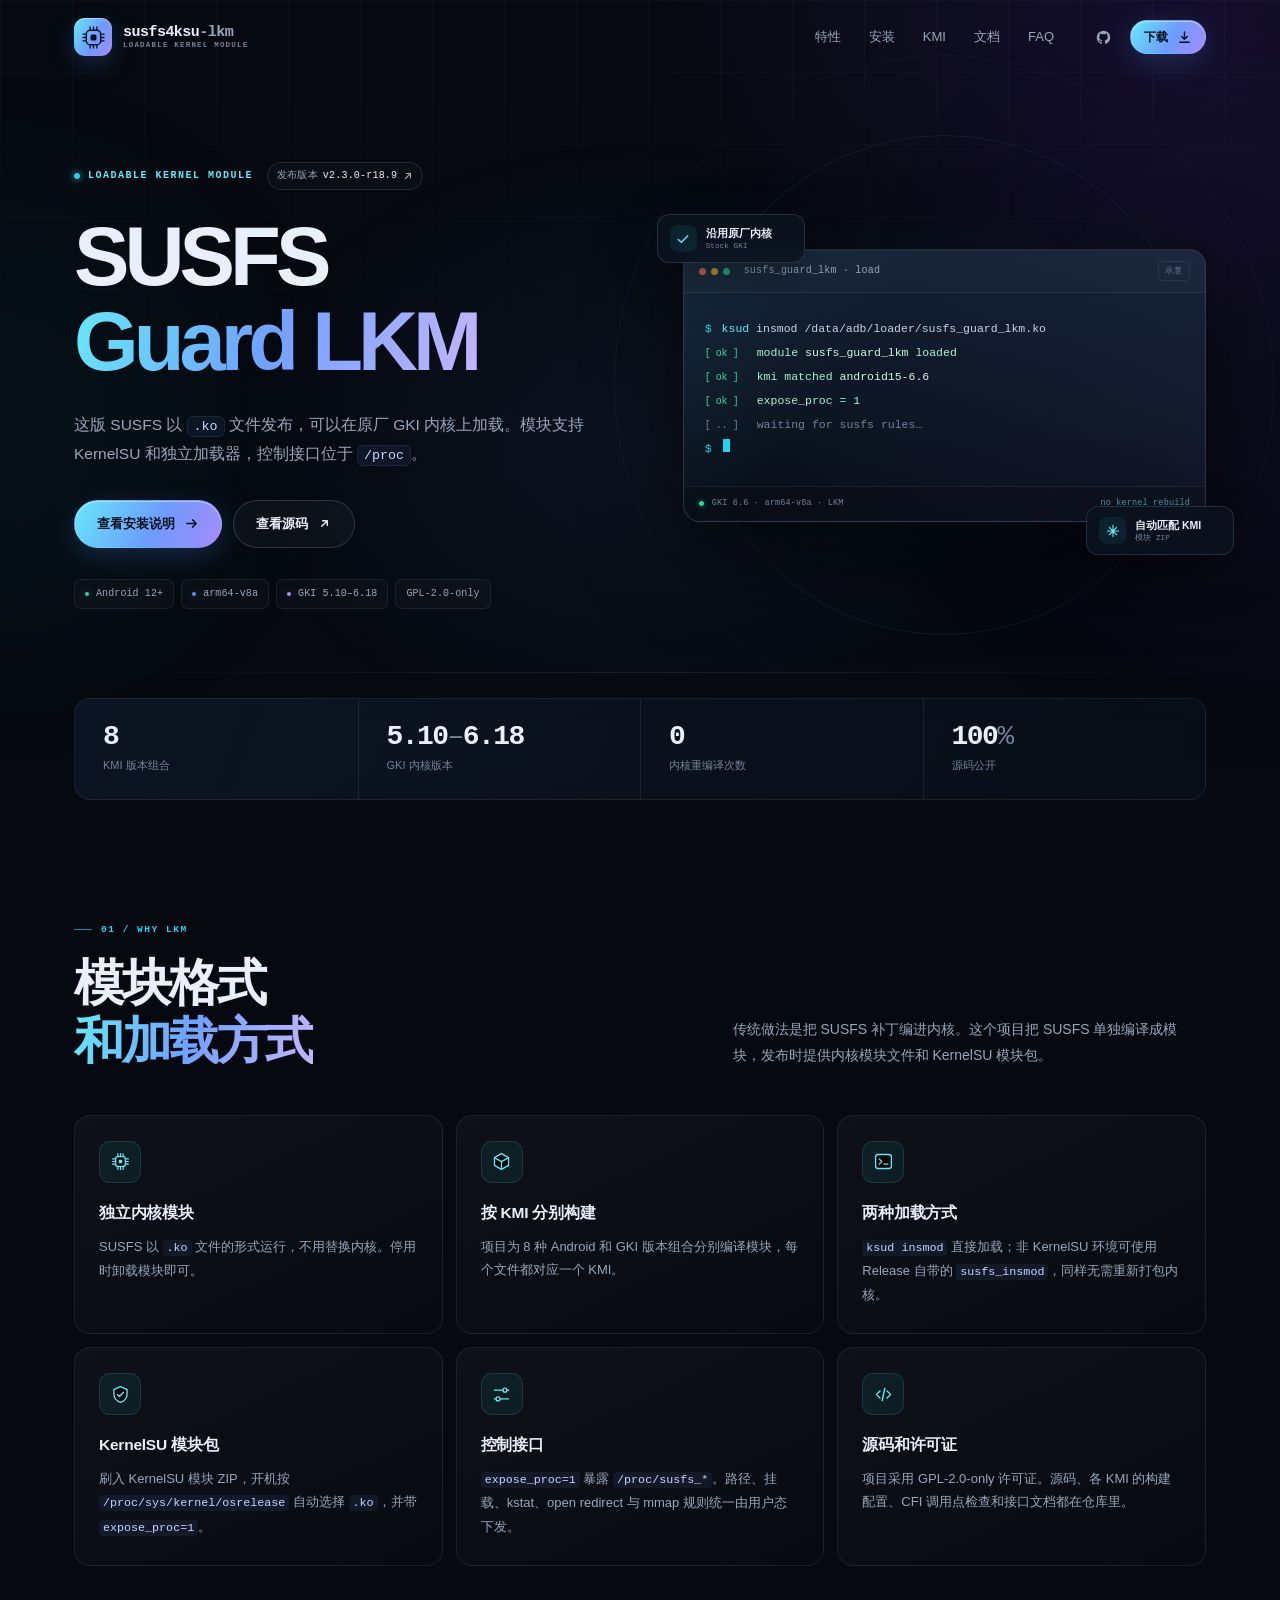
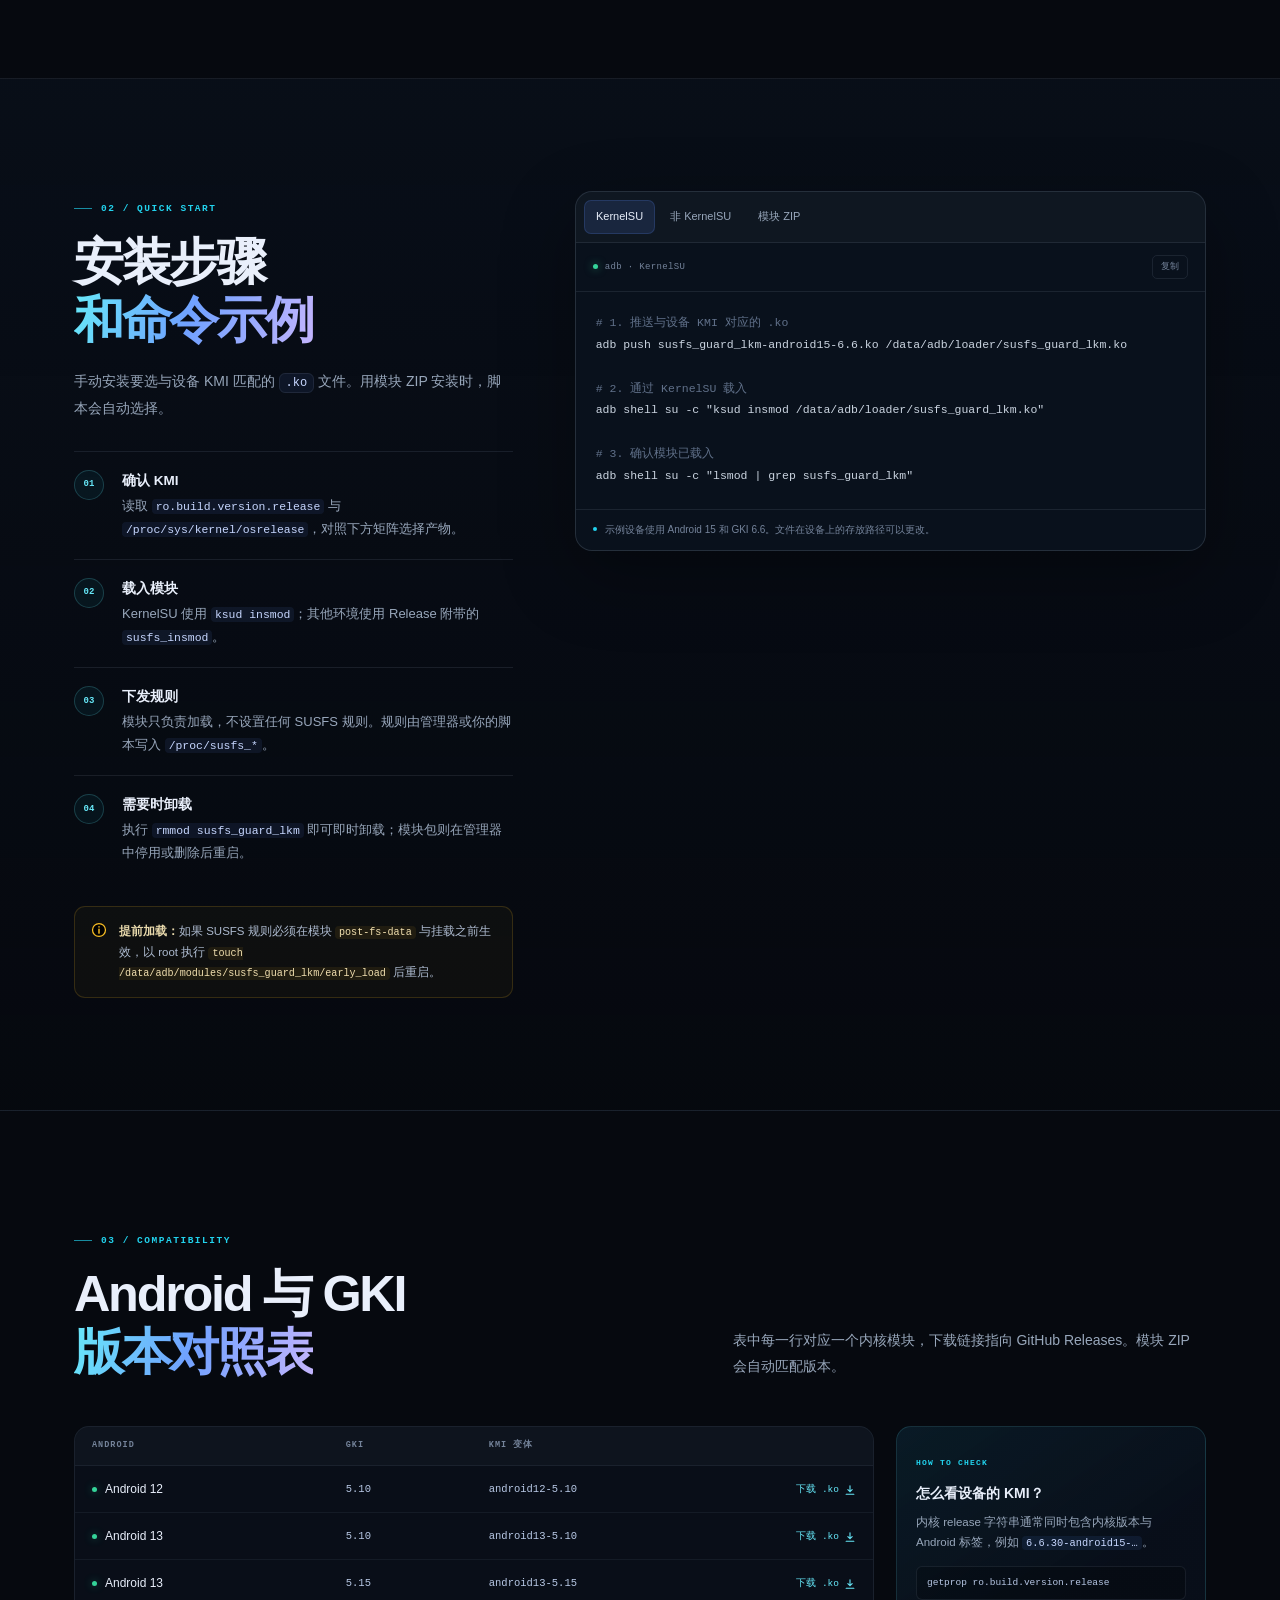
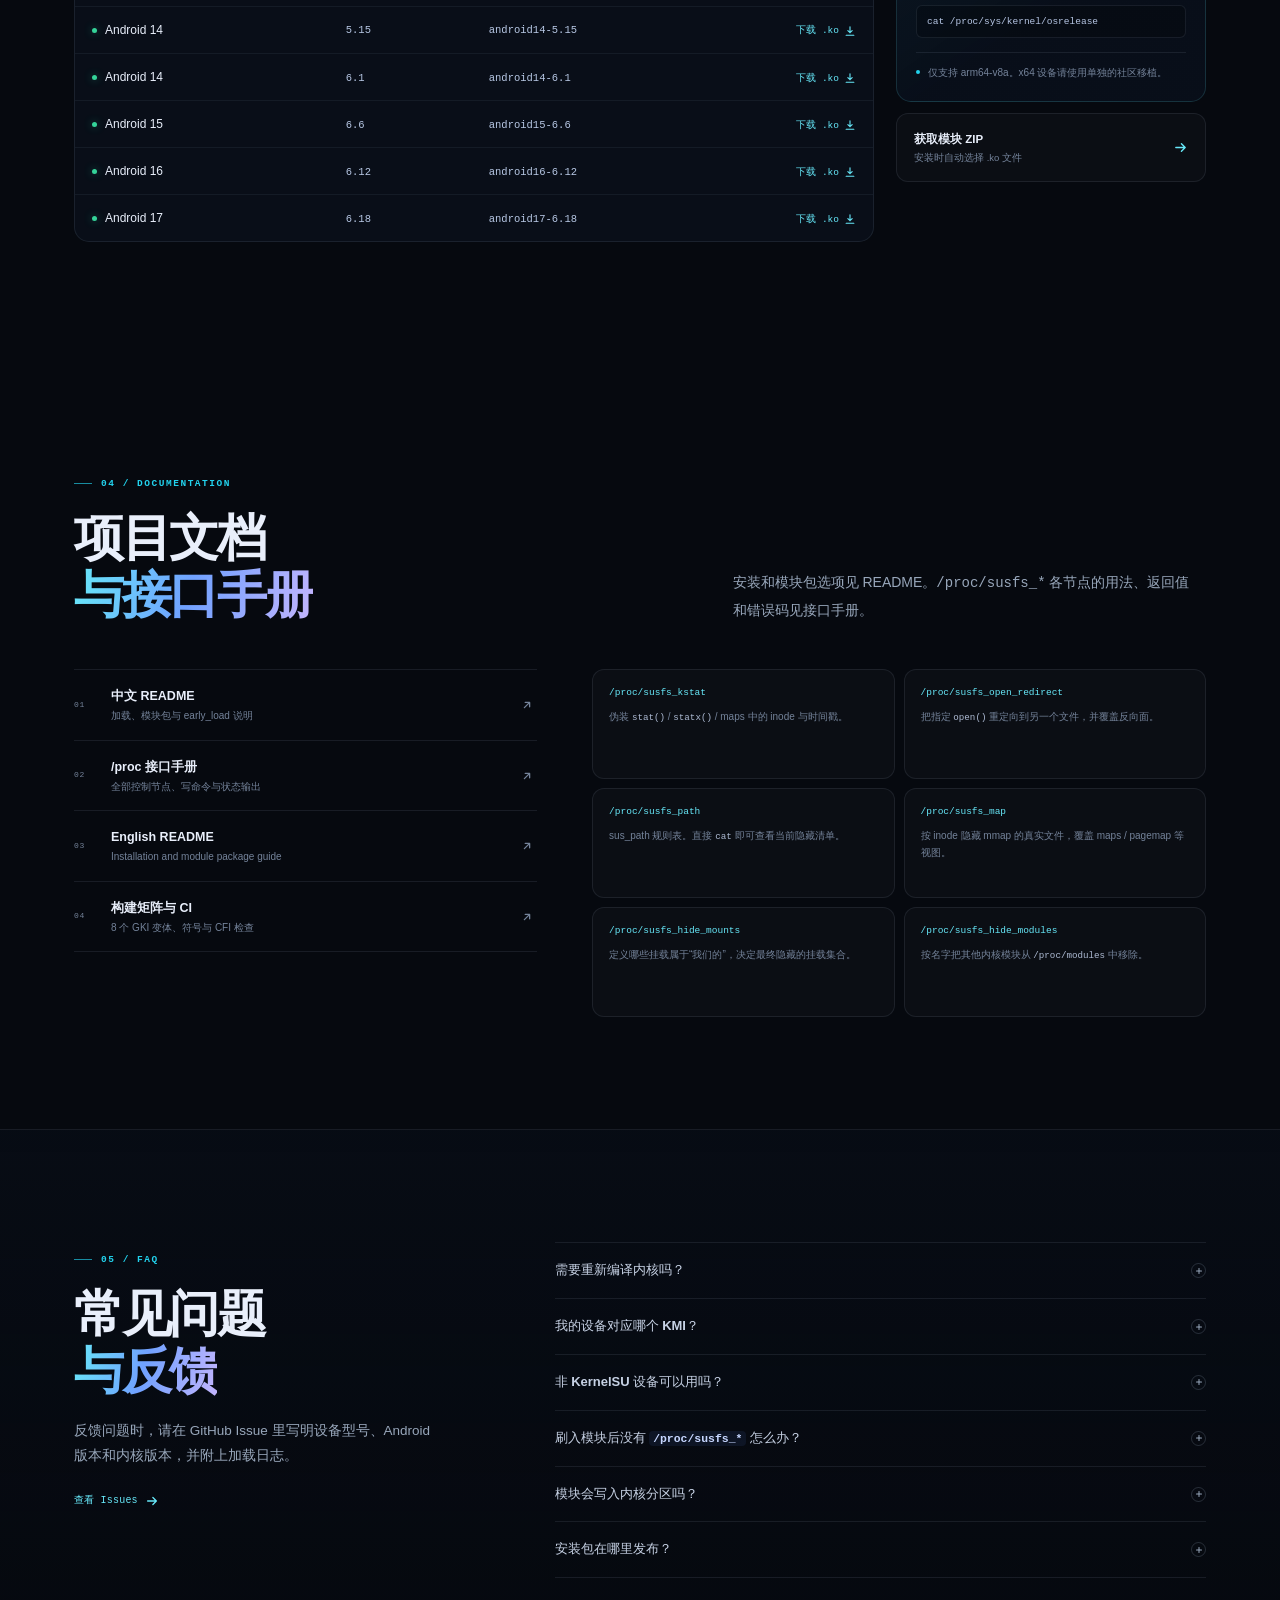
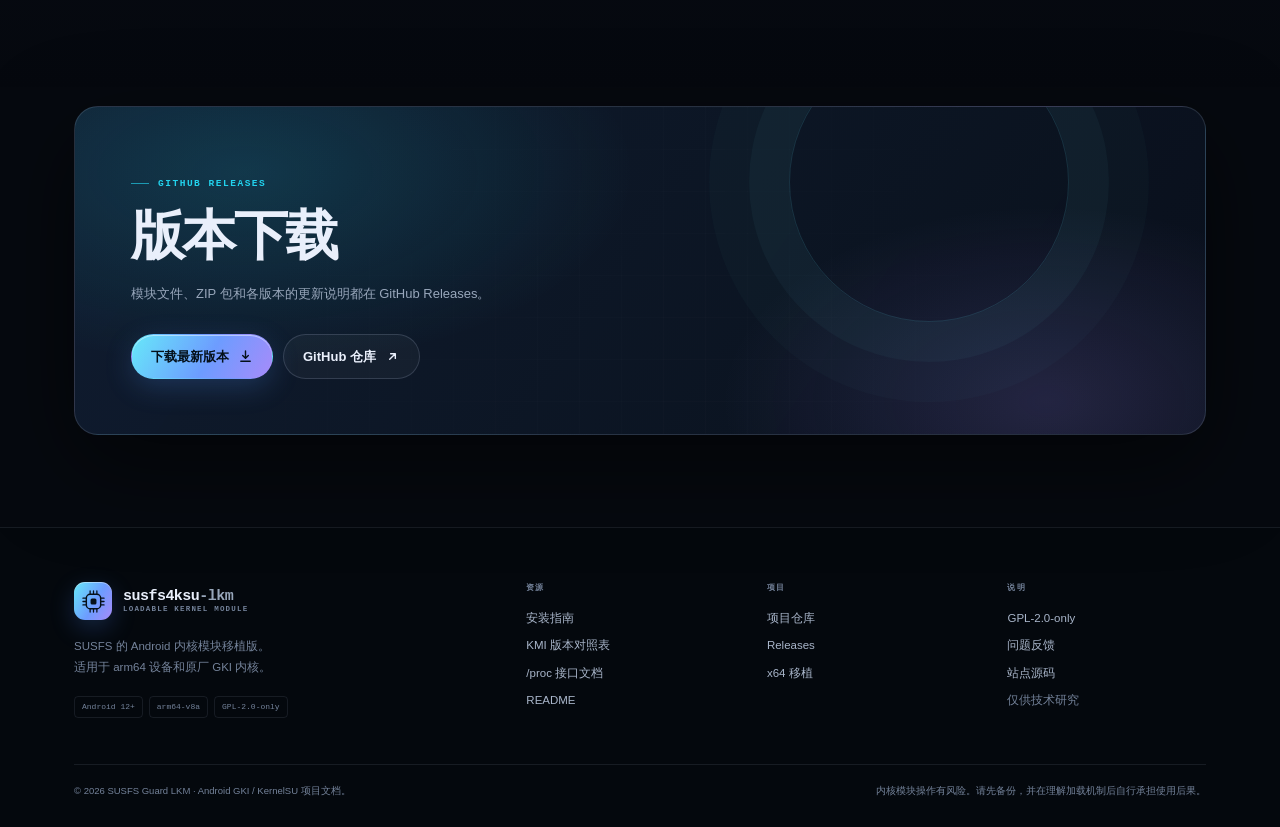
<file: index.html>
<!doctype html>
<html lang="zh-CN">
<head>
  <meta charset="utf-8">
  <meta name="viewport" content="width=device-width, initial-scale=1">
  <script>
    document.documentElement.classList.add('js');
    window.setTimeout(function () {
      if (document.querySelector('.reveal.is-visible')) return;
      document.querySelectorAll('.reveal').forEach(function (el) {
        el.classList.add('is-visible');
      });
    }, 1400);
  </script>
  <title>SUSFS Guard LKM · Android 内核模块</title>
  <meta name="description" content="SUSFS 的可加载内核模块版本，支持 Android 12 及以上的 arm64-v8a 设备和 GKI 5.10–6.18。页面列有安装说明、KMI 对照表和接口文档。">
  <meta name="author" content="inforcqb">
  <meta name="theme-color" content="#06090f">
  <meta name="color-scheme" content="dark">
  <link rel="canonical" href="https://inforcqb.github.io/susfs4ksu-for-lkm/">
  <link rel="icon" href="assets/favicon.svg" type="image/svg+xml">
  <link rel="manifest" href="manifest.webmanifest">
  <link rel="stylesheet" href="assets/styles.css">
  <noscript><style>.js .reveal{opacity:1!important;transform:none!important}</style></noscript>

  <meta property="og:type" content="website">
  <meta property="og:locale" content="zh_CN">
  <meta property="og:site_name" content="SUSFS Guard LKM">
  <meta property="og:title" content="SUSFS Guard LKM · Android 内核模块">
  <meta property="og:description" content="SUSFS 的可加载内核模块版本。查看安装说明、支持的 Android 和 GKI 版本，以及接口文档。">
  <meta property="og:url" content="https://inforcqb.github.io/susfs4ksu-for-lkm/">
  <meta property="og:image" content="https://inforcqb.github.io/susfs4ksu-for-lkm/assets/og.png">
  <meta property="og:image:type" content="image/png">
  <meta property="og:image:width" content="1200">
  <meta property="og:image:height" content="630">
  <meta property="og:image:alt" content="SUSFS Guard LKM — 无需重编译内核，直接加载内核模块">
  <meta name="twitter:card" content="summary_large_image">
  <meta name="twitter:title" content="SUSFS Guard LKM · Android 内核模块">
  <meta name="twitter:description" content="SUSFS 的可加载内核模块版本。查看安装说明、支持的 Android 和 GKI 版本，以及接口文档。">
  <meta name="twitter:image" content="https://inforcqb.github.io/susfs4ksu-for-lkm/assets/og.png">
  <meta name="twitter:image:alt" content="SUSFS Guard LKM — 无需重编译内核，直接加载内核模块">

  <script type="application/ld+json">
  {
    "@context": "https://schema.org",
    "@type": "SoftwareApplication",
    "name": "SUSFS Guard LKM",
    "alternateName": "susfs4ksu-lkm",
    "applicationCategory": "DeveloperApplication",
    "operatingSystem": "Android 12+",
    "description": "SUSFS 的可加载内核模块移植版，支持 arm64-v8a 与 GKI 5.10–6.18。",
    "url": "https://inforcqb.github.io/susfs4ksu-for-lkm/",
    "downloadUrl": "https://github.com/inforcqb/susfs4ksu-for-lkm/releases/latest",
    "codeRepository": "https://github.com/inforcqb/susfs4ksu-for-lkm",
    "license": "https://www.gnu.org/licenses/old-licenses/gpl-2.0.html",
    "offers": {
      "@type": "Offer",
      "price": "0",
      "priceCurrency": "USD"
    }
  }
  </script>
</head>
<body>
  <a class="skip-link" href="#main">跳到主要内容</a>
  <div class="page-grid" aria-hidden="true"></div>
  <div class="page-glow page-glow-a" aria-hidden="true"></div>
  <div class="page-glow page-glow-b" aria-hidden="true"></div>

  <header class="site-header" id="top">
    <div class="container header-inner">
      <a class="brand" href="#top">
        <span class="brand-mark" aria-hidden="true">
          <svg viewBox="0 0 32 32" fill="none">
            <rect x="7.5" y="7.5" width="17" height="17" rx="4.5" stroke="currentColor" stroke-width="1.7"/>
            <rect x="12.5" y="12.5" width="7" height="7" rx="1.8" fill="currentColor"/>
            <path d="M12 3.5v4M16 3.5v4M20 3.5v4M12 24.5v4M16 24.5v4M20 24.5v4M3.5 12h4M3.5 16h4M3.5 20h4M24.5 12h4M24.5 16h4M24.5 20h4" stroke="currentColor" stroke-width="1.5" stroke-linecap="round"/>
          </svg>
        </span>
        <span class="brand-copy">
          <strong>susfs4ksu<span>-lkm</span></strong>
          <small>LOADABLE KERNEL MODULE</small>
        </span>
        <span class="sr-only">首页</span>
      </a>

      <nav class="site-nav" id="site-nav" aria-label="主导航">
        <a href="#features">特性</a>
        <a href="#install">安装</a>
        <a href="#kmi">KMI</a>
        <a href="#docs">文档</a>
        <a href="#faq">FAQ</a>
      </nav>

      <div class="header-actions">
        <a class="icon-link" href="https://github.com/inforcqb/susfs4ksu-for-lkm" target="_blank" rel="noopener noreferrer" aria-label="查看 GitHub 源码">
          <svg viewBox="0 0 24 24" aria-hidden="true"><path d="M12 2.5a9.5 9.5 0 0 0-3 18.52c.48.09.65-.2.65-.46v-1.8c-2.66.58-3.22-1.13-3.22-1.13-.44-1.1-1.06-1.4-1.06-1.4-.86-.59.07-.58.07-.58.96.07 1.46.98 1.46.98.85 1.45 2.22 1.03 2.76.79.09-.62.33-1.03.6-1.27-2.12-.24-4.35-1.06-4.35-4.72 0-1.04.37-1.9.98-2.57-.1-.24-.43-1.21.09-2.53 0 0 .8-.26 2.62.98a9.1 9.1 0 0 1 4.77 0c1.82-1.24 2.62-.98 2.62-.98.52 1.32.19 2.29.09 2.53.61.67.98 1.53.98 2.57 0 3.67-2.23 4.48-4.36 4.71.34.3.65.88.65 1.78v2.64c0 .26.17.55.66.46A9.5 9.5 0 0 0 12 2.5Z" fill="currentColor"/></svg>
        </a>
        <a class="btn btn-primary btn-small" href="https://github.com/inforcqb/susfs4ksu-for-lkm/releases/latest" target="_blank" rel="noopener noreferrer">
          下载
          <svg viewBox="0 0 16 16" aria-hidden="true"><path d="M8 2v8m0 0 3-3m-3 3L5 7M3 13h10" fill="none" stroke="currentColor" stroke-width="1.5" stroke-linecap="round" stroke-linejoin="round"/></svg>
        </a>
        <button class="nav-toggle" type="button" aria-expanded="false" aria-controls="site-nav" aria-label="打开导航">
          <span></span><span></span>
        </button>
      </div>
    </div>
  </header>

  <main id="main">
    <section class="hero" aria-labelledby="hero-title">
      <div class="hero-aura" aria-hidden="true"></div>
      <div class="container hero-grid">
        <div class="hero-copy">
          <div class="hero-badges reveal">
            <span class="eyebrow"><span class="eyebrow-dot"></span>LOADABLE KERNEL MODULE</span>
            <a class="release-pill" href="https://github.com/inforcqb/susfs4ksu-for-lkm/releases" target="_blank" rel="noopener noreferrer">
              发布版本 <strong>v2.3.0-r18.9</strong>
              <svg viewBox="0 0 12 12" aria-hidden="true"><path d="M3 9 9 3M4 3h5v5" fill="none" stroke="currentColor" stroke-width="1.3" stroke-linecap="round" stroke-linejoin="round"/></svg>
            </a>
          </div>

          <h1 id="hero-title" class="reveal">SUSFS<br><span class="text-gradient">Guard LKM</span></h1>
          <p class="hero-lede reveal">这版 SUSFS 以 <code>.ko</code> 文件发布，可以在原厂 GKI 内核上加载。模块支持 KernelSU 和独立加载器，控制接口位于 <code>/proc</code>。</p>

          <div class="hero-actions reveal">
            <a class="btn btn-primary" href="#install">
              查看安装说明
              <svg viewBox="0 0 16 16" aria-hidden="true"><path d="M3 8h10m0 0-4-4m4 4-4 4" fill="none" stroke="currentColor" stroke-width="1.6" stroke-linecap="round" stroke-linejoin="round"/></svg>
            </a>
            <a class="btn btn-secondary" href="https://github.com/inforcqb/susfs4ksu-for-lkm" target="_blank" rel="noopener noreferrer">
              查看源码
              <svg viewBox="0 0 16 16" aria-hidden="true"><path d="M5 11 11 5M6 5h5v5" fill="none" stroke="currentColor" stroke-width="1.5" stroke-linecap="round" stroke-linejoin="round"/></svg>
            </a>
          </div>

          <div class="hero-meta reveal" aria-label="兼容性信息">
            <span class="meta-chip"><span class="chip-dot green"></span>Android 12+</span>
            <span class="meta-chip"><span class="chip-dot blue"></span>arm64-v8a</span>
            <span class="meta-chip"><span class="chip-dot violet"></span>GKI 5.10–6.18</span>
            <span class="meta-chip">GPL-2.0-only</span>
          </div>
        </div>

        <div class="hero-visual reveal">
          <div class="visual-aura" aria-hidden="true"></div>
          <div class="orbit orbit-a" aria-hidden="true"></div>
          <div class="orbit orbit-b" aria-hidden="true"></div>

          <div class="terminal" aria-label="加载过程示意">
            <div class="terminal-top">
              <span class="window-dots" aria-hidden="true"><i></i><i></i><i></i></span>
              <span class="terminal-title">susfs_guard_lkm · load</span>
              <span class="terminal-label">示意</span>
            </div>
            <div class="terminal-body">
              <div class="term-line"><span class="term-prompt">$</span><span><span class="term-cyan">ksud</span> insmod /data/adb/loader/susfs_guard_lkm.ko</span></div>
              <div class="term-line term-ok"><span class="term-prefix">[ ok ]</span><span>module <b>susfs_guard_lkm</b> loaded</span></div>
              <div class="term-line term-ok"><span class="term-prefix">[ ok ]</span><span>kmi matched <b>android15-6.6</b></span></div>
              <div class="term-line term-ok"><span class="term-prefix">[ ok ]</span><span>expose_proc = 1</span></div>
              <div class="term-line term-dim"><span class="term-prefix">[ .. ]</span><span>waiting for susfs rules…</span></div>
              <div class="term-line term-prompt-line"><span class="term-prompt">$</span><span class="term-cursor" aria-hidden="true"></span></div>
            </div>
            <div class="terminal-foot">
              <span class="pulse-dot" aria-hidden="true"></span>
              <span>GKI 6.6 · arm64-v8a · LKM</span>
              <span class="terminal-foot-right">no kernel rebuild</span>
            </div>
          </div>

          <div class="float-card float-a">
            <span class="float-icon">
              <svg viewBox="0 0 20 20" aria-hidden="true"><path d="M4 10.5 8 14l8-8" fill="none" stroke="currentColor" stroke-width="1.7" stroke-linecap="round" stroke-linejoin="round"/></svg>
            </span>
            <span><strong>沿用原厂内核</strong><small>Stock GKI</small></span>
          </div>
          <div class="float-card float-b">
            <span class="float-icon">
              <svg viewBox="0 0 20 20" aria-hidden="true"><path d="M10 3v14M3 10h14M5.5 5.5l9 9M14.5 5.5l-9 9" fill="none" stroke="currentColor" stroke-width="1.4" stroke-linecap="round"/></svg>
            </span>
            <span><strong>自动匹配 KMI</strong><small>模块 ZIP</small></span>
          </div>
        </div>
      </div>
    </section>

    <section class="container stats-wrap" aria-label="项目概览">
      <div class="stats reveal">
        <div class="stat">
          <strong>8</strong>
          <span>KMI 版本组合</span>
        </div>
        <div class="stat">
          <strong>5.10<span>–</span>6.18</strong>
          <span>GKI 内核版本</span>
        </div>
        <div class="stat">
          <strong>0</strong>
          <span>内核重编译次数</span>
        </div>
        <div class="stat">
          <strong>100<span>%</span></strong>
          <span>源码公开</span>
        </div>
      </div>
    </section>

    <section class="section" id="features" aria-labelledby="features-title">
      <div class="container">
        <div class="section-head">
          <div class="reveal">
            <span class="section-kicker">01 / WHY LKM</span>
            <h2 id="features-title">模块格式<br><span class="text-gradient">和加载方式</span></h2>
          </div>
          <p class="reveal">传统做法是把 SUSFS 补丁编进内核。这个项目把 SUSFS 单独编译成模块，发布时提供内核模块文件和 KernelSU 模块包。</p>
        </div>

        <div class="feature-grid">
          <article class="feature-card reveal">
            <span class="feature-icon">
              <svg viewBox="0 0 24 24" aria-hidden="true"><rect x="6.5" y="6.5" width="11" height="11" rx="2.5" stroke="currentColor" stroke-width="1.5"/><rect x="10" y="10" width="4" height="4" rx="1" fill="currentColor"/><path d="M9 3v3M12 3v3M15 3v3M9 18v3M12 18v3M15 18v3M3 9h3M3 12h3M3 15h3M18 9h3M18 12h3M18 15h3" stroke="currentColor" stroke-width="1.4" stroke-linecap="round"/></svg>
            </span>
            <h3>独立内核模块</h3>
            <p>SUSFS 以 <code>.ko</code> 文件的形式运行，不用替换内核。停用时卸载模块即可。</p>
          </article>

          <article class="feature-card reveal">
            <span class="feature-icon">
              <svg viewBox="0 0 24 24" aria-hidden="true"><path d="m12 3 8 4.5v9L12 21l-8-4.5v-9L12 3Z" stroke="currentColor" stroke-width="1.5" stroke-linejoin="round"/><path d="m4.5 7.8 7.5 4.3 7.5-4.3M12 12v8.3" stroke="currentColor" stroke-width="1.5" stroke-linejoin="round"/></svg>
            </span>
            <h3>按 KMI 分别构建</h3>
            <p>项目为 8 种 Android 和 GKI 版本组合分别编译模块，每个文件都对应一个 KMI。</p>
          </article>

          <article class="feature-card reveal">
            <span class="feature-icon">
              <svg viewBox="0 0 24 24" aria-hidden="true"><rect x="3" y="4" width="18" height="16" rx="3" stroke="currentColor" stroke-width="1.5"/><path d="m7 9 3 3-3 3M12.5 15H17" stroke="currentColor" stroke-width="1.5" stroke-linecap="round" stroke-linejoin="round"/></svg>
            </span>
            <h3>两种加载方式</h3>
            <p><code>ksud insmod</code> 直接加载；非 KernelSU 环境可使用 Release 自带的 <code>susfs_insmod</code>，同样无需重新打包内核。</p>
          </article>

          <article class="feature-card reveal">
            <span class="feature-icon">
              <svg viewBox="0 0 24 24" aria-hidden="true"><path d="M12 3 4.5 6.5v5c0 4.6 3.1 7.9 7.5 9.5 4.4-1.6 7.5-4.9 7.5-9.5v-5L12 3Z" stroke="currentColor" stroke-width="1.5" stroke-linejoin="round"/><path d="m8.5 12 2.2 2.2 4.8-4.8" stroke="currentColor" stroke-width="1.6" stroke-linecap="round" stroke-linejoin="round"/></svg>
            </span>
            <h3>KernelSU 模块包</h3>
            <p>刷入 KernelSU 模块 ZIP，开机按 <code>/proc/sys/kernel/osrelease</code> 自动选择 <code>.ko</code>，并带 <code>expose_proc=1</code>。</p>
          </article>

          <article class="feature-card reveal">
            <span class="feature-icon">
              <svg viewBox="0 0 24 24" aria-hidden="true"><path d="M4 7h10M18 7h2M4 17h2M10 17h10" stroke="currentColor" stroke-width="1.6" stroke-linecap="round"/><circle cx="16" cy="7" r="2.2" stroke="currentColor" stroke-width="1.5"/><circle cx="8" cy="17" r="2.2" stroke="currentColor" stroke-width="1.5"/></svg>
            </span>
            <h3>控制接口</h3>
            <p><code>expose_proc=1</code> 暴露 <code>/proc/susfs_*</code>。路径、挂载、kstat、open redirect 与 mmap 规则统一由用户态下发。</p>
          </article>

          <article class="feature-card reveal">
            <span class="feature-icon">
              <svg viewBox="0 0 24 24" aria-hidden="true"><path d="m8 8-4 4 4 4M16 8l4 4-4 4M13.5 5l-3 14" stroke="currentColor" stroke-width="1.6" stroke-linecap="round" stroke-linejoin="round"/></svg>
            </span>
            <h3>源码和许可证</h3>
            <p>项目采用 GPL-2.0-only 许可证。源码、各 KMI 的构建配置、CFI 调用点检查和接口文档都在仓库里。</p>
          </article>
        </div>
      </div>
    </section>

    <section class="section install-section" id="install" aria-labelledby="install-title">
      <div class="container install-grid">
        <div class="install-copy">
          <div class="reveal">
            <span class="section-kicker">02 / QUICK START</span>
            <h2 id="install-title">安装步骤<br><span class="text-gradient">和命令示例</span></h2>
            <p class="section-lede">手动安装要选与设备 KMI 匹配的 <code>.ko</code> 文件。用模块 ZIP 安装时，脚本会自动选择。</p>
          </div>

          <ol class="steps reveal">
            <li>
              <span class="step-num">01</span>
              <div>
                <h3>确认 KMI</h3>
                <p>读取 <code>ro.build.version.release</code> 与 <code>/proc/sys/kernel/osrelease</code>，对照下方矩阵选择产物。</p>
              </div>
            </li>
            <li>
              <span class="step-num">02</span>
              <div>
                <h3>载入模块</h3>
                <p>KernelSU 使用 <code>ksud insmod</code>；其他环境使用 Release 附带的 <code>susfs_insmod</code>。</p>
              </div>
            </li>
            <li>
              <span class="step-num">03</span>
              <div>
                <h3>下发规则</h3>
                <p>模块只负责加载，不设置任何 SUSFS 规则。规则由管理器或你的脚本写入 <code>/proc/susfs_*</code>。</p>
              </div>
            </li>
            <li>
              <span class="step-num">04</span>
              <div>
                <h3>需要时卸载</h3>
                <p>执行 <code>rmmod susfs_guard_lkm</code> 即可即时卸载；模块包则在管理器中停用或删除后重启。</p>
              </div>
            </li>
          </ol>

          <div class="callout reveal">
            <span class="callout-icon">
              <svg viewBox="0 0 20 20" aria-hidden="true"><circle cx="10" cy="10" r="7.2" stroke="currentColor" stroke-width="1.4"/><path d="M10 9v4.5M10 6.4v.2" stroke="currentColor" stroke-width="1.6" stroke-linecap="round"/></svg>
            </span>
            <p><strong>提前加载：</strong>如果 SUSFS 规则必须在模块 <code>post-fs-data</code> 与挂载之前生效，以 root 执行 <code>touch /data/adb/modules/susfs_guard_lkm/early_load</code> 后重启。</p>
          </div>
        </div>

        <div class="code-panel reveal" data-code-panel>
          <div class="tabs" role="tablist" aria-label="安装方式">
            <button class="tab" type="button" role="tab" id="tab-ksu" aria-controls="pane-ksu" aria-selected="true" tabindex="0">KernelSU</button>
            <button class="tab" type="button" role="tab" id="tab-loader" aria-controls="pane-loader" aria-selected="false" tabindex="-1">非 KernelSU</button>
            <button class="tab" type="button" role="tab" id="tab-zip" aria-controls="pane-zip" aria-selected="false" tabindex="-1">模块 ZIP</button>
          </div>

          <div class="code-pane" id="pane-ksu" role="tabpanel" aria-labelledby="tab-ksu">
            <div class="code-head">
              <span class="code-label"><span class="code-dot"></span>adb · KernelSU</span>
              <button class="copy-btn" type="button" data-copy aria-live="polite">复制</button>
            </div>
            <pre><code><span class="c"># 1. 推送与设备 KMI 对应的 .ko</span>
adb push susfs_guard_lkm-android15-6.6.ko /data/adb/loader/susfs_guard_lkm.ko

<span class="c"># 2. 通过 KernelSU 载入</span>
adb shell su -c "ksud insmod /data/adb/loader/susfs_guard_lkm.ko"

<span class="c"># 3. 确认模块已载入</span>
adb shell su -c "lsmod | grep susfs_guard_lkm"</code></pre>
            <div class="code-footnote">
              <span class="mini-dot"></span>
              示例设备使用 Android 15 和 GKI 6.6。文件在设备上的存放路径可以更改。
            </div>
          </div>

          <div class="code-pane" id="pane-loader" role="tabpanel" aria-labelledby="tab-loader" hidden>
            <div class="code-head">
              <span class="code-label"><span class="code-dot"></span>adb · susfs_insmod</span>
              <button class="copy-btn" type="button" data-copy aria-live="polite">复制</button>
            </div>
            <pre><code><span class="c"># 1. 推送模块与 Release 自带的加载器</span>
adb push susfs_guard_lkm-android14-6.1.ko /data/adb/loader/susfs_guard_lkm.ko
adb push susfs_insmod /data/adb/loader/susfs_insmod

<span class="c"># 2. 赋予执行权限并载入</span>
adb shell su -c "chmod 755 /data/adb/loader/susfs_insmod"
adb shell su -c "/data/adb/loader/susfs_insmod /data/adb/loader/susfs_guard_lkm.ko"

<span class="c"># 3. 卸载</span>
adb shell su -c "rmmod susfs_guard_lkm"</code></pre>
            <div class="code-footnote">
              <span class="mini-dot"></span>
              非 KernelSU 环境依靠 <code>susfs_insmod</code> 在用户态完成符号解析与载入。
            </div>
          </div>

          <div class="code-pane" id="pane-zip" role="tabpanel" aria-labelledby="tab-zip" hidden>
            <div class="code-head">
              <span class="code-label"><span class="code-dot"></span>KernelSU Manager</span>
              <button class="copy-btn" type="button" data-copy aria-live="polite">复制</button>
            </div>
            <pre><code><span class="c"># 在 KernelSU 管理器中：</span>
<span class="c"># 模块 → 从本地安装 → 选择 ZIP → 重启</span>

<span class="c"># 产物名称</span>
susfs_guard_lkm-module-&lt;tag&gt;-arm64.zip

<span class="c"># 默认行为</span>
<span class="c"># - 自动匹配设备 KMI</span>
<span class="c"># - 以 expose_proc=1 载入</span>
<span class="c"># - 不设置任何 SUSFS 规则</span>

<span class="c"># 可选：手动指定 KMI</span>
echo android15-6.6 &gt; /data/adb/modules/susfs_guard_lkm/kmi_override</code></pre>
            <div class="code-footnote">
              <span class="mini-dot"></span>
              仅 arm64 与 KernelSU 系管理器；模块包会跳过已存在的 SUSFS 接口。
            </div>
          </div>
        </div>
      </div>
    </section>

    <section class="section" id="kmi" aria-labelledby="kmi-title">
      <div class="container">
        <div class="section-head">
          <div class="reveal">
            <span class="section-kicker">03 / COMPATIBILITY</span>
            <h2 id="kmi-title">Android 与 GKI<br><span class="text-gradient">版本对照表</span></h2>
          </div>
          <p class="reveal">表中每一行对应一个内核模块，下载链接指向 GitHub Releases。模块 ZIP 会自动匹配版本。</p>
        </div>

        <div class="kmi-layout">
          <div class="kmi-table-wrap reveal">
            <div class="table-scroll">
              <table>
                <thead>
                  <tr>
                    <th scope="col">Android</th>
                    <th scope="col">GKI</th>
                    <th scope="col">KMI 变体</th>
                    <th scope="col"><span class="sr-only">下载</span></th>
                  </tr>
                </thead>
                <tbody>
                  <tr>
                    <td><span class="android-cell"><span class="version-dot"></span>Android 12</span></td>
                    <td><code class="kmi-code">5.10</code></td>
                    <td><code class="kmi-code">android12-5.10</code></td>
                    <td class="download-cell"><a class="dl-link" href="https://github.com/inforcqb/susfs4ksu-for-lkm/releases/latest/download/susfs_guard_lkm-android12-5.10.ko">下载 .ko <svg viewBox="0 0 14 14" aria-hidden="true"><path d="M7 2v7m0 0 2.5-2.5M7 9 4.5 6.5M2.5 12h9" fill="none" stroke="currentColor" stroke-width="1.3" stroke-linecap="round" stroke-linejoin="round"/></svg></a></td>
                  </tr>
                  <tr>
                    <td><span class="android-cell"><span class="version-dot"></span>Android 13</span></td>
                    <td><code class="kmi-code">5.10</code></td>
                    <td><code class="kmi-code">android13-5.10</code></td>
                    <td class="download-cell"><a class="dl-link" href="https://github.com/inforcqb/susfs4ksu-for-lkm/releases/latest/download/susfs_guard_lkm-android13-5.10.ko">下载 .ko <svg viewBox="0 0 14 14" aria-hidden="true"><path d="M7 2v7m0 0 2.5-2.5M7 9 4.5 6.5M2.5 12h9" fill="none" stroke="currentColor" stroke-width="1.3" stroke-linecap="round" stroke-linejoin="round"/></svg></a></td>
                  </tr>
                  <tr>
                    <td><span class="android-cell"><span class="version-dot"></span>Android 13</span></td>
                    <td><code class="kmi-code">5.15</code></td>
                    <td><code class="kmi-code">android13-5.15</code></td>
                    <td class="download-cell"><a class="dl-link" href="https://github.com/inforcqb/susfs4ksu-for-lkm/releases/latest/download/susfs_guard_lkm-android13-5.15.ko">下载 .ko <svg viewBox="0 0 14 14" aria-hidden="true"><path d="M7 2v7m0 0 2.5-2.5M7 9 4.5 6.5M2.5 12h9" fill="none" stroke="currentColor" stroke-width="1.3" stroke-linecap="round" stroke-linejoin="round"/></svg></a></td>
                  </tr>
                  <tr>
                    <td><span class="android-cell"><span class="version-dot"></span>Android 14</span></td>
                    <td><code class="kmi-code">5.15</code></td>
                    <td><code class="kmi-code">android14-5.15</code></td>
                    <td class="download-cell"><a class="dl-link" href="https://github.com/inforcqb/susfs4ksu-for-lkm/releases/latest/download/susfs_guard_lkm-android14-5.15.ko">下载 .ko <svg viewBox="0 0 14 14" aria-hidden="true"><path d="M7 2v7m0 0 2.5-2.5M7 9 4.5 6.5M2.5 12h9" fill="none" stroke="currentColor" stroke-width="1.3" stroke-linecap="round" stroke-linejoin="round"/></svg></a></td>
                  </tr>
                  <tr>
                    <td><span class="android-cell"><span class="version-dot"></span>Android 14</span></td>
                    <td><code class="kmi-code">6.1</code></td>
                    <td><code class="kmi-code">android14-6.1</code></td>
                    <td class="download-cell"><a class="dl-link" href="https://github.com/inforcqb/susfs4ksu-for-lkm/releases/latest/download/susfs_guard_lkm-android14-6.1.ko">下载 .ko <svg viewBox="0 0 14 14" aria-hidden="true"><path d="M7 2v7m0 0 2.5-2.5M7 9 4.5 6.5M2.5 12h9" fill="none" stroke="currentColor" stroke-width="1.3" stroke-linecap="round" stroke-linejoin="round"/></svg></a></td>
                  </tr>
                  <tr>
                    <td><span class="android-cell"><span class="version-dot"></span>Android 15</span></td>
                    <td><code class="kmi-code">6.6</code></td>
                    <td><code class="kmi-code">android15-6.6</code></td>
                    <td class="download-cell"><a class="dl-link" href="https://github.com/inforcqb/susfs4ksu-for-lkm/releases/latest/download/susfs_guard_lkm-android15-6.6.ko">下载 .ko <svg viewBox="0 0 14 14" aria-hidden="true"><path d="M7 2v7m0 0 2.5-2.5M7 9 4.5 6.5M2.5 12h9" fill="none" stroke="currentColor" stroke-width="1.3" stroke-linecap="round" stroke-linejoin="round"/></svg></a></td>
                  </tr>
                  <tr>
                    <td><span class="android-cell"><span class="version-dot"></span>Android 16</span></td>
                    <td><code class="kmi-code">6.12</code></td>
                    <td><code class="kmi-code">android16-6.12</code></td>
                    <td class="download-cell"><a class="dl-link" href="https://github.com/inforcqb/susfs4ksu-for-lkm/releases/latest/download/susfs_guard_lkm-android16-6.12.ko">下载 .ko <svg viewBox="0 0 14 14" aria-hidden="true"><path d="M7 2v7m0 0 2.5-2.5M7 9 4.5 6.5M2.5 12h9" fill="none" stroke="currentColor" stroke-width="1.3" stroke-linecap="round" stroke-linejoin="round"/></svg></a></td>
                  </tr>
                  <tr>
                    <td><span class="android-cell"><span class="version-dot"></span>Android 17</span></td>
                    <td><code class="kmi-code">6.18</code></td>
                    <td><code class="kmi-code">android17-6.18</code></td>
                    <td class="download-cell"><a class="dl-link" href="https://github.com/inforcqb/susfs4ksu-for-lkm/releases/latest/download/susfs_guard_lkm-android17-6.18.ko">下载 .ko <svg viewBox="0 0 14 14" aria-hidden="true"><path d="M7 2v7m0 0 2.5-2.5M7 9 4.5 6.5M2.5 12h9" fill="none" stroke="currentColor" stroke-width="1.3" stroke-linecap="round" stroke-linejoin="round"/></svg></a></td>
                  </tr>
                </tbody>
              </table>
            </div>
          </div>

          <aside class="kmi-aside reveal">
            <div class="kmi-check">
              <span class="check-kicker">HOW TO CHECK</span>
              <h3>怎么看设备的 KMI？</h3>
              <p>内核 release 字符串通常同时包含内核版本与 Android 标签，例如 <code>6.6.30-android15-…</code>。</p>
              <div class="check-commands">
                <code>getprop ro.build.version.release</code>
                <code>cat /proc/sys/kernel/osrelease</code>
              </div>
              <div class="check-note">
                <span class="mini-dot"></span>
                仅支持 arm64-v8a。x64 设备请使用单独的社区移植。
              </div>
            </div>

            <a class="side-link" href="https://github.com/inforcqb/susfs4ksu-for-lkm/releases/latest" target="_blank" rel="noopener noreferrer">
              <span>
                <strong>获取模块 ZIP</strong>
                <small>安装时自动选择 .ko 文件</small>
              </span>
              <svg viewBox="0 0 16 16" aria-hidden="true"><path d="M3 8h10m0 0-4-4m4 4-4 4" fill="none" stroke="currentColor" stroke-width="1.5" stroke-linecap="round" stroke-linejoin="round"/></svg>
            </a>
          </aside>
        </div>
      </div>
    </section>

    <section class="section" id="docs" aria-labelledby="docs-title">
      <div class="container">
        <div class="section-head">
          <div class="reveal">
            <span class="section-kicker">04 / DOCUMENTATION</span>
            <h2 id="docs-title">项目文档<br><span class="text-gradient">与接口手册</span></h2>
          </div>
          <p class="reveal">安装和模块包选项见 README。<code>/proc/susfs_*</code> 各节点的用法、返回值和错误码见接口手册。</p>
        </div>

        <div class="docs-grid">
          <div class="doc-list reveal">
            <a class="doc-link" href="https://github.com/inforcqb/susfs4ksu-for-lkm/blob/main/README.md" target="_blank" rel="noopener noreferrer">
              <span class="doc-index">01</span>
              <span><strong>中文 README</strong><small>加载、模块包与 early_load 说明</small></span>
              <svg viewBox="0 0 16 16" aria-hidden="true"><path d="M5 11 11 5M6 5h5v5" fill="none" stroke="currentColor" stroke-width="1.5" stroke-linecap="round" stroke-linejoin="round"/></svg>
            </a>
            <a class="doc-link" href="https://github.com/inforcqb/susfs4ksu-for-lkm/blob/main/PROC_INTERFACES.md" target="_blank" rel="noopener noreferrer">
              <span class="doc-index">02</span>
              <span><strong>/proc 接口手册</strong><small>全部控制节点、写命令与状态输出</small></span>
              <svg viewBox="0 0 16 16" aria-hidden="true"><path d="M5 11 11 5M6 5h5v5" fill="none" stroke="currentColor" stroke-width="1.5" stroke-linecap="round" stroke-linejoin="round"/></svg>
            </a>
            <a class="doc-link" href="https://github.com/inforcqb/susfs4ksu-for-lkm/blob/main/README.en.md" target="_blank" rel="noopener noreferrer">
              <span class="doc-index">03</span>
              <span><strong>English README</strong><small>Installation and module package guide</small></span>
              <svg viewBox="0 0 16 16" aria-hidden="true"><path d="M5 11 11 5M6 5h5v5" fill="none" stroke="currentColor" stroke-width="1.5" stroke-linecap="round" stroke-linejoin="round"/></svg>
            </a>
            <a class="doc-link" href="https://github.com/inforcqb/susfs4ksu-for-lkm/blob/main/.github/workflows/build-ddk.yml" target="_blank" rel="noopener noreferrer">
              <span class="doc-index">04</span>
              <span><strong>构建矩阵与 CI</strong><small>8 个 GKI 变体、符号与 CFI 检查</small></span>
              <svg viewBox="0 0 16 16" aria-hidden="true"><path d="M5 11 11 5M6 5h5v5" fill="none" stroke="currentColor" stroke-width="1.5" stroke-linecap="round" stroke-linejoin="round"/></svg>
            </a>
          </div>

          <div class="interface-grid reveal">
            <a class="interface-card" href="https://github.com/inforcqb/susfs4ksu-for-lkm/blob/main/PROC_INTERFACES.md" target="_blank" rel="noopener noreferrer">
              <code>/proc/susfs_kstat</code>
              <p>伪装 <code>stat()</code> / <code>statx()</code> / maps 中的 inode 与时间戳。</p>
            </a>
            <a class="interface-card" href="https://github.com/inforcqb/susfs4ksu-for-lkm/blob/main/PROC_INTERFACES.md" target="_blank" rel="noopener noreferrer">
              <code>/proc/susfs_open_redirect</code>
              <p>把指定 <code>open()</code> 重定向到另一个文件，并覆盖反向面。</p>
            </a>
            <a class="interface-card" href="https://github.com/inforcqb/susfs4ksu-for-lkm/blob/main/PROC_INTERFACES.md" target="_blank" rel="noopener noreferrer">
              <code>/proc/susfs_path</code>
              <p>sus_path 规则表。直接 <code>cat</code> 即可查看当前隐藏清单。</p>
            </a>
            <a class="interface-card" href="https://github.com/inforcqb/susfs4ksu-for-lkm/blob/main/PROC_INTERFACES.md" target="_blank" rel="noopener noreferrer">
              <code>/proc/susfs_map</code>
              <p>按 inode 隐藏 mmap 的真实文件，覆盖 maps / pagemap 等视图。</p>
            </a>
            <a class="interface-card" href="https://github.com/inforcqb/susfs4ksu-for-lkm/blob/main/PROC_INTERFACES.md" target="_blank" rel="noopener noreferrer">
              <code>/proc/susfs_hide_mounts</code>
              <p>定义哪些挂载属于“我们的”，决定最终隐藏的挂载集合。</p>
            </a>
            <a class="interface-card" href="https://github.com/inforcqb/susfs4ksu-for-lkm/blob/main/PROC_INTERFACES.md" target="_blank" rel="noopener noreferrer">
              <code>/proc/susfs_hide_modules</code>
              <p>按名字把其他内核模块从 <code>/proc/modules</code> 中移除。</p>
            </a>
          </div>
        </div>
      </div>
    </section>

    <section class="section faq-section" id="faq" aria-labelledby="faq-title">
      <div class="container faq-grid">
        <div class="faq-intro reveal">
          <span class="section-kicker">05 / FAQ</span>
          <h2 id="faq-title">常见问题<br><span class="text-gradient">与反馈</span></h2>
          <p>反馈问题时，请在 GitHub Issue 里写明设备型号、Android 版本和内核版本，并附上加载日志。</p>
          <a class="text-link" href="https://github.com/inforcqb/susfs4ksu-for-lkm/issues" target="_blank" rel="noopener noreferrer">
            查看 Issues
            <svg viewBox="0 0 16 16" aria-hidden="true"><path d="M3 8h10m0 0-4-4m4 4-4 4" fill="none" stroke="currentColor" stroke-width="1.5" stroke-linecap="round" stroke-linejoin="round"/></svg>
          </a>
        </div>

        <div class="faq-list reveal">
          <details>
            <summary><span>需要重新编译内核吗？</span><span class="faq-plus" aria-hidden="true"></span></summary>
            <p>不用。这是独立的 <code>.ko</code> 模块，使用时选择与设备 KMI 匹配的版本即可。</p>
          </details>
          <details>
            <summary><span>我的设备对应哪个 KMI？</span><span class="faq-plus" aria-hidden="true"></span></summary>
            <p>运行 <code>getprop ro.build.version.release</code> 与 <code>cat /proc/sys/kernel/osrelease</code>。例如 release 为 <code>6.6.30-android15-…</code>，对应 <code>android15-6.6</code>。模块 ZIP 会自动完成同样的匹配。</p>
          </details>
          <details>
            <summary><span>非 KernelSU 设备可以用吗？</span><span class="faq-plus" aria-hidden="true"></span></summary>
            <p>可以。Release 附带独立的 <code>susfs_insmod</code> 加载器，在 root 环境中直接载入 <code>.ko</code>。注意它仍然要求设备满足 Android 12+、arm64-v8a 与对应 GKI 版本。</p>
          </details>
          <details>
            <summary><span>刷入模块后没有 <code>/proc/susfs_*</code> 怎么办？</span><span class="faq-plus" aria-hidden="true"></span></summary>
            <p>先确认模块确实以 <code>expose_proc=1</code> 载入，并检查 <code>lsmod | grep susfs</code>。如果系统已有内置 SUSFS，模块会跳过加载；此时应由现有接口负责。模块本身不会创建规则。</p>
          </details>
          <details>
            <summary><span>模块会写入内核分区吗？</span><span class="faq-plus" aria-hidden="true"></span></summary>
            <p>不会写入内核分区。手动方式只在运行时载入 LKM；模块 ZIP 也只增加 KernelSU 模块目录下的加载脚本与产物，停用或删除后重启即可恢复。</p>
          </details>
          <details>
            <summary><span>安装包在哪里发布？</span><span class="faq-plus" aria-hidden="true"></span></summary>
            <p>安装包由项目仓库 <code>inforcqb/susfs4ksu-for-lkm</code> 发布。本站的下载链接直接指向 GitHub Releases，方便你核对文件来源。</p>
          </details>
        </div>
      </div>
    </section>

    <section class="container cta-wrap" aria-labelledby="cta-title">
      <div class="cta-panel reveal">
        <div class="cta-grid" aria-hidden="true"></div>
        <span class="section-kicker">GITHUB RELEASES</span>
        <h2 id="cta-title">版本下载</h2>
        <p>模块文件、ZIP 包和各版本的更新说明都在 GitHub Releases。</p>
        <div class="cta-actions">
          <a class="btn btn-primary" href="https://github.com/inforcqb/susfs4ksu-for-lkm/releases/latest" target="_blank" rel="noopener noreferrer">
            下载最新版本
            <svg viewBox="0 0 16 16" aria-hidden="true"><path d="M8 2v8m0 0 3-3m-3 3L5 7M3 13h10" fill="none" stroke="currentColor" stroke-width="1.5" stroke-linecap="round" stroke-linejoin="round"/></svg>
          </a>
          <a class="btn btn-secondary" href="https://github.com/inforcqb/susfs4ksu-for-lkm" target="_blank" rel="noopener noreferrer">
            GitHub 仓库
            <svg viewBox="0 0 16 16" aria-hidden="true"><path d="M5 11 11 5M6 5h5v5" fill="none" stroke="currentColor" stroke-width="1.5" stroke-linecap="round" stroke-linejoin="round"/></svg>
          </a>
        </div>
      </div>
    </section>
  </main>

  <footer class="site-footer">
    <div class="container">
      <div class="footer-grid">
        <div class="footer-brand">
          <a class="brand" href="#top">
            <span class="brand-mark" aria-hidden="true">
              <svg viewBox="0 0 32 32" fill="none">
                <rect x="7.5" y="7.5" width="17" height="17" rx="4.5" stroke="currentColor" stroke-width="1.7"/>
                <rect x="12.5" y="12.5" width="7" height="7" rx="1.8" fill="currentColor"/>
                <path d="M12 3.5v4M16 3.5v4M20 3.5v4M12 24.5v4M16 24.5v4M20 24.5v4M3.5 12h4M3.5 16h4M3.5 20h4M24.5 12h4M24.5 16h4M24.5 20h4" stroke="currentColor" stroke-width="1.5" stroke-linecap="round"/>
              </svg>
            </span>
            <span class="brand-copy">
              <strong>susfs4ksu<span>-lkm</span></strong>
              <small>LOADABLE KERNEL MODULE</small>
            </span>
            <span class="sr-only">返回顶部</span>
          </a>
          <p>SUSFS 的 Android 内核模块移植版。<br>适用于 arm64 设备和原厂 GKI 内核。</p>
          <div class="footer-badges">
            <span>Android 12+</span>
            <span>arm64-v8a</span>
            <span>GPL-2.0-only</span>
          </div>
        </div>

        <div class="footer-col">
          <h3>资源</h3>
          <a href="#install">安装指南</a>
          <a href="#kmi">KMI 版本对照表</a>
          <a href="https://github.com/inforcqb/susfs4ksu-for-lkm/blob/main/PROC_INTERFACES.md" target="_blank" rel="noopener noreferrer">/proc 接口文档</a>
          <a href="https://github.com/inforcqb/susfs4ksu-for-lkm/blob/main/README.md" target="_blank" rel="noopener noreferrer">README</a>
        </div>

        <div class="footer-col">
          <h3>项目</h3>
          <a href="https://github.com/inforcqb/susfs4ksu-for-lkm" target="_blank" rel="noopener noreferrer">项目仓库</a>
          <a href="https://github.com/inforcqb/susfs4ksu-for-lkm/releases" target="_blank" rel="noopener noreferrer">Releases</a>
          <a href="https://github.com/ymuuuu/susfs4ksu-lkm-x64" target="_blank" rel="noopener noreferrer">x64 移植</a>
        </div>

        <div class="footer-col">
          <h3>说明</h3>
          <a href="https://github.com/inforcqb/susfs4ksu-for-lkm/blob/main/LICENSE" target="_blank" rel="noopener noreferrer">GPL-2.0-only</a>
          <a href="https://github.com/inforcqb/susfs4ksu-for-lkm/issues" target="_blank" rel="noopener noreferrer">问题反馈</a>
          <a href="https://github.com/inforcqb/susfs4ksu-for-lkm/tree/gh-pages" target="_blank" rel="noopener noreferrer">站点源码</a>
          <span class="footer-static">仅供技术研究</span>
        </div>
      </div>

      <div class="footer-bottom">
        <p>© <span data-year>2026</span> SUSFS Guard LKM · Android GKI / KernelSU 项目文档。</p>
        <p class="footer-disclaimer">内核模块操作有风险。请先备份，并在理解加载机制后自行承担使用后果。</p>
      </div>
    </div>
  </footer>

  <script src="assets/main.js" defer></script>
</body>
</html>
</file>
<file: assets/styles.css>
/* SUSFS Guard LKM — static landing page */
:root {
  color-scheme: dark;
  --bg: #06090f;
  --bg-soft: #09111d;
  --panel: rgba(13, 21, 36, 0.72);
  --panel-solid: #0b1320;
  --panel-raised: #101b2d;
  --line: rgba(148, 163, 184, 0.13);
  --line-strong: rgba(148, 163, 184, 0.24);
  --text: #e9effb;
  --muted: #98a7bb;
  --muted-2: #74839a;
  --cyan: #22d3ee;
  --cyan-soft: #67e8f9;
  --blue: #5b8cff;
  --violet: #a78bfa;
  --green: #34d399;
  --amber: #fbbf24;
  --gradient: linear-gradient(105deg, #67e8f9 0%, #70a1ff 48%, #c4b5fd 100%);
  --gradient-button: linear-gradient(120deg, #67e8f9 0%, #6d9cff 55%, #a78bfa 100%);
  --maxw: 1180px;
  --header-h: 74px;
  --radius: 20px;
  --shadow: 0 30px 90px rgba(0, 0, 0, 0.5);
  --font-sans: "Inter", "Noto Sans SC", "PingFang SC", "Microsoft YaHei", "Segoe UI", sans-serif;
  --font-mono: "JetBrains Mono", "Cascadia Code", "SFMono-Regular", Consolas, "Liberation Mono", monospace;
}

*,
*::before,
*::after {
  box-sizing: border-box;
}

html {
  scroll-behavior: smooth;
  scroll-padding-top: calc(var(--header-h) + 20px);
}

body {
  margin: 0;
  min-width: 320px;
  overflow-x: hidden;
  color: var(--text);
  background:
    radial-gradient(1100px 620px at 8% -8%, rgba(34, 211, 238, 0.10), transparent 62%),
    radial-gradient(900px 620px at 92% 0%, rgba(124, 58, 237, 0.13), transparent 60%),
    var(--bg);
  font-family: var(--font-sans);
  font-size: 16px;
  line-height: 1.6;
  -webkit-font-smoothing: antialiased;
  text-rendering: optimizeLegibility;
}

body::selection,
::selection {
  color: #06101b;
  background: var(--cyan-soft);
}

a {
  color: inherit;
  text-decoration: none;
}

button,
input,
textarea {
  font: inherit;
}

button {
  color: inherit;
}

img,
svg {
  display: block;
}

h1,
h2,
h3,
p {
  margin: 0;
}

code {
  font-family: var(--font-mono);
}

:focus-visible {
  outline: 2px solid var(--cyan);
  outline-offset: 3px;
}

[hidden] {
  display: none !important;
}

.sr-only {
  position: absolute;
  width: 1px;
  height: 1px;
  padding: 0;
  margin: -1px;
  overflow: hidden;
  clip: rect(0, 0, 0, 0);
  white-space: nowrap;
  border: 0;
}

.skip-link {
  position: fixed;
  z-index: 100;
  top: 12px;
  left: 12px;
  padding: 10px 14px;
  border-radius: 9px;
  color: #06101b;
  background: var(--cyan-soft);
  font-size: 13px;
  font-weight: 700;
  transform: translateY(-160%);
  transition: transform 160ms ease;
}

.skip-link:focus {
  transform: translateY(0);
}

.container {
  width: 100%;
  max-width: var(--maxw);
  margin-inline: auto;
  padding-inline: 24px;
}

.page-grid {
  position: fixed;
  z-index: -2;
  inset: 0;
  pointer-events: none;
  background-image:
    linear-gradient(rgba(148, 163, 184, 0.042) 1px, transparent 1px),
    linear-gradient(90deg, rgba(148, 163, 184, 0.042) 1px, transparent 1px);
  background-size: 72px 72px;
  mask-image: linear-gradient(to bottom, black 0%, rgba(0, 0, 0, 0.35) 40%, transparent 78%);
}

.page-glow {
  position: fixed;
  z-index: -1;
  pointer-events: none;
  border-radius: 50%;
  filter: blur(110px);
  opacity: 0.4;
}

.page-glow-a {
  top: 22vh;
  left: -220px;
  width: 440px;
  height: 440px;
  background: rgba(34, 211, 238, 0.11);
}

.page-glow-b {
  top: 10vh;
  right: -260px;
  width: 540px;
  height: 540px;
  background: rgba(124, 58, 237, 0.14);
}

/* Header */
.site-header {
  position: fixed;
  z-index: 50;
  top: 0;
  right: 0;
  left: 0;
  border-bottom: 1px solid transparent;
  transition: background 220ms ease, border-color 220ms ease, backdrop-filter 220ms ease;
}

.site-header.is-scrolled {
  border-bottom-color: var(--line);
  background: rgba(6, 9, 15, 0.78);
  -webkit-backdrop-filter: blur(18px);
  backdrop-filter: blur(18px);
}

.header-inner {
  display: flex;
  align-items: center;
  gap: 32px;
  height: var(--header-h);
}

.brand {
  display: inline-flex;
  align-items: center;
  flex: 0 0 auto;
  gap: 11px;
}

.brand-mark {
  display: grid;
  place-items: center;
  width: 38px;
  height: 38px;
  flex: 0 0 38px;
  border-radius: 11px;
  color: #06101b;
  background: var(--gradient-button);
  box-shadow: 0 8px 24px rgba(80, 150, 255, 0.22), inset 0 1px 0 rgba(255, 255, 255, 0.4);
}

.brand-mark svg {
  width: 27px;
  height: 27px;
}

.brand-copy {
  display: flex;
  flex-direction: column;
  gap: 2px;
  line-height: 1;
}

.brand-copy strong {
  font-family: var(--font-mono);
  font-size: 15px;
  font-weight: 700;
  letter-spacing: -0.035em;
}

.brand-copy strong span {
  color: var(--muted);
}

.brand-copy small {
  color: var(--muted-2);
  font-family: var(--font-mono);
  font-size: 7.5px;
  font-weight: 600;
  letter-spacing: 0.16em;
}

.site-nav {
  display: flex;
  align-items: center;
  gap: 28px;
  margin-left: auto;
}

.site-nav a {
  position: relative;
  padding: 7px 0;
  color: var(--muted);
  font-size: 13px;
  font-weight: 500;
  transition: color 160ms ease;
}

.site-nav a::after {
  content: "";
  position: absolute;
  right: 0;
  bottom: 1px;
  left: 0;
  height: 1px;
  background: var(--gradient);
  transform: scaleX(0);
  transform-origin: right;
  transition: transform 180ms ease;
}

.site-nav a:hover,
.site-nav a.is-active {
  color: var(--text);
}

.site-nav a:hover::after,
.site-nav a.is-active::after {
  transform: scaleX(1);
  transform-origin: left;
}

.header-actions {
  display: flex;
  align-items: center;
  gap: 10px;
}

.icon-link {
  display: grid;
  place-items: center;
  width: 34px;
  height: 34px;
  border: 1px solid transparent;
  border-radius: 9px;
  color: var(--muted);
  transition: color 160ms ease, background 160ms ease, border-color 160ms ease;
}

.icon-link svg {
  width: 17px;
  height: 17px;
}

.icon-link:hover {
  border-color: var(--line);
  color: var(--text);
  background: rgba(255, 255, 255, 0.04);
}

.btn {
  display: inline-flex;
  align-items: center;
  justify-content: center;
  gap: 9px;
  min-height: 45px;
  padding: 11px 19px;
  border: 1px solid transparent;
  border-radius: 999px;
  font-size: 13px;
  font-weight: 650;
  line-height: 1;
  white-space: nowrap;
  cursor: pointer;
  transition: transform 180ms ease, box-shadow 180ms ease, background 180ms ease, border-color 180ms ease;
}

.btn svg {
  width: 15px;
  height: 15px;
  flex: 0 0 15px;
}

.btn:hover {
  transform: translateY(-2px);
}

.btn-primary {
  color: #04101a;
  background: var(--gradient-button);
  box-shadow: 0 8px 28px rgba(80, 150, 255, 0.22), inset 0 1px 0 rgba(255, 255, 255, 0.45);
}

.btn-primary:hover {
  box-shadow: 0 12px 34px rgba(80, 150, 255, 0.32), inset 0 1px 0 rgba(255, 255, 255, 0.45);
}

.btn-secondary {
  border-color: var(--line-strong);
  color: var(--text);
  background: rgba(255, 255, 255, 0.035);
}

.btn-secondary:hover {
  border-color: rgba(103, 232, 249, 0.35);
  background: rgba(255, 255, 255, 0.06);
}

.btn-small {
  min-height: 34px;
  padding: 8px 13px;
  font-size: 12px;
}

.nav-toggle {
  display: none;
  place-items: center;
  width: 36px;
  height: 36px;
  padding: 0;
  border: 1px solid var(--line);
  border-radius: 9px;
  background: rgba(255, 255, 255, 0.035);
  cursor: pointer;
}

.nav-toggle span {
  display: block;
  width: 15px;
  height: 1.5px;
  border-radius: 2px;
  background: var(--text);
  transition: transform 180ms ease, opacity 180ms ease;
}

.nav-toggle span + span {
  margin-top: 4px;
}

.nav-toggle[aria-expanded="true"] span:first-child {
  transform: translateY(2.75px) rotate(45deg);
}

.nav-toggle[aria-expanded="true"] span:last-child {
  transform: translateY(-2.75px) rotate(-45deg);
}

/* Hero */
.hero {
  position: relative;
  overflow: hidden;
  padding: calc(var(--header-h) + 82px) 0 58px;
}

.hero::after {
  content: "";
  position: absolute;
  right: 0;
  bottom: 0;
  left: 0;
  height: 1px;
  background: linear-gradient(90deg, transparent, var(--line), transparent);
}

.hero-aura {
  position: absolute;
  z-index: -1;
  top: 20%;
  left: 50%;
  width: 840px;
  height: 620px;
  border-radius: 50%;
  background: radial-gradient(closest-side, rgba(91, 140, 255, 0.07), transparent);
  transform: translateX(-50%);
  pointer-events: none;
}

.hero-grid {
  display: grid;
  grid-template-columns: minmax(0, 1.02fr) minmax(0, 0.98fr);
  align-items: center;
  gap: 64px;
}

.hero-grid > * {
  min-width: 0;
}

.hero-copy {
  position: relative;
  z-index: 1;
  padding: 6px 0;
}

.hero-badges {
  display: flex;
  align-items: center;
  flex-wrap: wrap;
  gap: 14px;
  margin-bottom: 25px;
}

.eyebrow {
  display: inline-flex;
  align-items: center;
  gap: 8px;
  color: var(--cyan-soft);
  font-family: var(--font-mono);
  font-size: 10px;
  font-weight: 600;
  letter-spacing: 0.15em;
}

.eyebrow-dot {
  width: 6px;
  height: 6px;
  border-radius: 50%;
  background: var(--cyan);
  box-shadow: 0 0 0 4px rgba(34, 211, 238, 0.10), 0 0 18px rgba(34, 211, 238, 0.7);
}

.release-pill {
  display: inline-flex;
  align-items: center;
  gap: 5px;
  padding: 5px 9px;
  border: 1px solid rgba(148, 163, 184, 0.17);
  border-radius: 999px;
  color: var(--muted);
  background: rgba(255, 255, 255, 0.025);
  font-family: var(--font-mono);
  font-size: 10px;
  letter-spacing: 0.02em;
  transition: border-color 160ms ease, color 160ms ease, background 160ms ease;
}

.release-pill strong {
  color: var(--text);
  font-weight: 500;
}

.release-pill svg {
  width: 10px;
  height: 10px;
  margin-left: 1px;
}

.release-pill:hover {
  border-color: rgba(103, 232, 249, 0.35);
  color: var(--cyan-soft);
  background: rgba(34, 211, 238, 0.05);
}

.hero h1 {
  max-width: 680px;
  font-size: clamp(3.2rem, 6.5vw, 5.35rem);
  font-weight: 800;
  line-height: 1.02;
  letter-spacing: -0.06em;
  text-wrap: balance;
}

.text-gradient {
  color: transparent;
  background: var(--gradient);
  -webkit-background-clip: text;
  background-clip: text;
  padding-bottom: 0.08em;
}

.hero-lede {
  max-width: 585px;
  margin-top: 25px;
  color: var(--muted);
  font-size: 15.5px;
  line-height: 1.9;
}

.hero-lede code,
.section-lede code {
  padding: 2px 6px;
  border: 1px solid var(--line);
  border-radius: 6px;
  color: #c7d7ff;
  background: rgba(91, 140, 255, 0.08);
  font-size: 0.86em;
}

.hero-actions {
  display: flex;
  flex-wrap: wrap;
  gap: 11px;
  margin-top: 31px;
}

.hero-actions .btn {
  min-height: 48px;
  padding-inline: 22px;
}

.hero-meta {
  display: flex;
  align-items: center;
  flex-wrap: wrap;
  gap: 7px;
  margin-top: 31px;
}

.meta-chip {
  display: inline-flex;
  align-items: center;
  gap: 7px;
  padding: 6px 10px;
  border: 1px solid var(--line);
  border-radius: 7px;
  color: var(--muted);
  background: rgba(255, 255, 255, 0.025);
  font-family: var(--font-mono);
  font-size: 10px;
  letter-spacing: 0.01em;
}

.chip-dot {
  width: 4px;
  height: 4px;
  border-radius: 50%;
  background: var(--muted-2);
}

.chip-dot.green {
  background: var(--green);
  box-shadow: 0 0 10px rgba(52, 211, 153, 0.5);
}

.chip-dot.blue {
  background: var(--blue);
  box-shadow: 0 0 10px rgba(91, 140, 255, 0.5);
}

.chip-dot.violet {
  background: var(--violet);
  box-shadow: 0 0 10px rgba(167, 139, 250, 0.5);
}

/* Hero terminal */
.hero-visual {
  position: relative;
  display: grid;
  place-items: center;
  min-height: 430px;
}

.visual-aura {
  position: absolute;
  top: 12%;
  right: 2%;
  bottom: 12%;
  left: 2%;
  border-radius: 40%;
  background: radial-gradient(closest-side, rgba(91, 140, 255, 0.24), rgba(34, 211, 238, 0.07) 55%, transparent);
  filter: blur(34px);
  pointer-events: none;
}

.orbit {
  position: absolute;
  top: 50%;
  left: 50%;
  border: 1px solid rgba(103, 232, 249, 0.08);
  border-radius: 50%;
  transform: translate(-50%, -50%);
  pointer-events: none;
}

.orbit-a {
  width: 500px;
  height: 500px;
}

.orbit-b {
  width: 660px;
  height: 660px;
  border-color: rgba(167, 139, 250, 0.055);
}

.terminal {
  position: relative;
  z-index: 2;
  width: 100%;
  max-width: 545px;
  overflow: hidden;
  border: 1px solid rgba(148, 163, 184, 0.22);
  border-radius: 17px;
  background:
    linear-gradient(180deg, rgba(19, 31, 51, 0.96), rgba(8, 14, 24, 0.98)),
    var(--panel-solid);
  box-shadow: var(--shadow), 0 0 0 1px rgba(255, 255, 255, 0.02) inset;
}

.terminal::before {
  content: "";
  position: absolute;
  inset: 0;
  z-index: 0;
  pointer-events: none;
  background: linear-gradient(125deg, rgba(103, 232, 249, 0.06), transparent 34%, rgba(167, 139, 250, 0.055));
}

.terminal-top {
  position: relative;
  z-index: 1;
  display: flex;
  align-items: center;
  gap: 12px;
  height: 43px;
  padding: 0 15px;
  border-bottom: 1px solid var(--line);
  background: rgba(255, 255, 255, 0.022);
}

.window-dots {
  display: flex;
  gap: 5px;
}

.window-dots i {
  width: 7px;
  height: 7px;
  border-radius: 50%;
  background: rgba(148, 163, 184, 0.28);
}

.window-dots i:first-child {
  background: rgba(248, 113, 113, 0.75);
}

.window-dots i:nth-child(2) {
  background: rgba(251, 191, 36, 0.7);
}

.window-dots i:last-child {
  background: rgba(52, 211, 153, 0.7);
}

.terminal-title {
  margin-left: 2px;
  color: var(--muted);
  font-family: var(--font-mono);
  font-size: 10px;
  letter-spacing: 0.02em;
}

.terminal-label {
  margin-left: auto;
  padding: 3px 6px;
  border: 1px solid var(--line);
  border-radius: 4px;
  color: var(--muted-2);
  font-family: var(--font-mono);
  font-size: 8px;
  letter-spacing: 0.12em;
}

.terminal-body {
  position: relative;
  z-index: 1;
  padding: 24px 21px 26px;
}

.term-line {
  display: flex;
  align-items: baseline;
  gap: 10px;
  color: #cbd5e1;
  font-family: var(--font-mono);
  font-size: 11.5px;
  line-height: 2;
  white-space: pre-wrap;
  overflow-wrap: anywhere;
}

.term-line + .term-line {
  margin-top: 1px;
}

.term-prompt {
  flex: 0 0 auto;
  color: var(--cyan);
  user-select: none;
}

.term-prefix {
  flex: 0 0 42px;
  color: var(--green);
  font-size: 10px;
  letter-spacing: -0.04em;
}

.term-ok {
  color: #a7f3d0;
}

.term-ok b {
  color: #d1fae5;
  font-weight: 500;
}

.term-dim {
  color: var(--muted-2);
}

.term-dim .term-prefix {
  color: var(--muted-2);
}

.term-cyan {
  color: var(--cyan-soft);
}

.term-prompt-line {
  margin-top: 13px;
}

.term-cursor {
  display: inline-block;
  width: 7px;
  height: 13px;
  margin-left: 1px;
  background: var(--cyan);
  animation: blink 1.1s steps(2, start) infinite;
}

.terminal-foot {
  position: relative;
  z-index: 1;
  display: flex;
  align-items: center;
  gap: 8px;
  padding: 10px 15px;
  border-top: 1px solid var(--line);
  color: var(--muted-2);
  background: rgba(0, 0, 0, 0.15);
  font-family: var(--font-mono);
  font-size: 8.5px;
  letter-spacing: 0.02em;
}

.terminal-foot-right {
  margin-left: auto;
  color: rgba(103, 232, 249, 0.65);
}

.pulse-dot {
  width: 5px;
  height: 5px;
  border-radius: 50%;
  background: var(--green);
  box-shadow: 0 0 0 3px rgba(52, 211, 153, 0.09);
  animation: pulse 2s ease-in-out infinite;
}

.float-card {
  position: absolute;
  z-index: 3;
  display: flex;
  align-items: center;
  gap: 9px;
  min-width: 148px;
  padding: 10px 12px;
  border: 1px solid rgba(148, 163, 184, 0.2);
  border-radius: 12px;
  background: rgba(11, 19, 32, 0.86);
  box-shadow: 0 16px 44px rgba(0, 0, 0, 0.34);
  -webkit-backdrop-filter: blur(14px);
  backdrop-filter: blur(14px);
  animation: float 6s ease-in-out infinite;
}

.float-a {
  top: 44px;
  left: -26px;
}

.float-b {
  right: -28px;
  bottom: 45px;
  animation-delay: -2.8s;
}

.float-icon {
  display: grid;
  place-items: center;
  width: 27px;
  height: 27px;
  flex: 0 0 27px;
  border-radius: 8px;
  color: var(--cyan-soft);
  background: rgba(34, 211, 238, 0.09);
}

.float-icon svg {
  width: 16px;
  height: 16px;
}

.float-card > span:last-child {
  display: flex;
  flex-direction: column;
  gap: 1px;
}

.float-card strong {
  color: var(--text);
  font-size: 10.5px;
  font-weight: 600;
  line-height: 1.4;
}

.float-card small {
  color: var(--muted-2);
  font-family: var(--font-mono);
  font-size: 7.5px;
  letter-spacing: 0.02em;
  line-height: 1.4;
}

/* Stats */
.stats-wrap {
  padding-top: 25px;
  padding-bottom: 0;
}

.stats {
  display: grid;
  grid-template-columns: repeat(4, 1fr);
  overflow: hidden;
  border: 1px solid var(--line);
  border-radius: 16px;
  background: linear-gradient(110deg, rgba(16, 27, 45, 0.68), rgba(9, 17, 29, 0.62));
  -webkit-backdrop-filter: blur(12px);
  backdrop-filter: blur(12px);
}

.stat {
  position: relative;
  padding: 23px 28px 24px;
}

.stat + .stat {
  border-left: 1px solid var(--line);
}

.stat strong {
  display: block;
  color: var(--text);
  font-family: var(--font-mono);
  font-size: 28px;
  font-weight: 600;
  line-height: 1.1;
  letter-spacing: -0.055em;
}

.stat strong span {
  color: var(--muted-2);
  font-weight: 400;
}

.stat > span {
  display: block;
  margin-top: 5px;
  color: var(--muted-2);
  font-size: 11px;
}

/* Sections */
.section {
  position: relative;
  padding: 112px 0;
}

.section-head {
  display: grid;
  grid-template-columns: minmax(0, 1.12fr) minmax(0, 0.88fr);
  align-items: end;
  gap: 56px;
  margin-bottom: 46px;
}

.section-kicker {
  display: inline-flex;
  align-items: center;
  gap: 9px;
  margin-bottom: 17px;
  color: var(--cyan);
  font-family: var(--font-mono);
  font-size: 9.5px;
  font-weight: 600;
  letter-spacing: 0.16em;
}

.section-kicker::before {
  content: "";
  width: 18px;
  height: 1px;
  background: currentColor;
  opacity: 0.65;
}

.section h2,
.faq-intro h2 {
  max-width: 760px;
  font-size: clamp(2rem, 4vw, 3.15rem);
  font-weight: 750;
  line-height: 1.14;
  letter-spacing: -0.045em;
  text-wrap: balance;
}

.section-head > p,
.section-lede {
  max-width: 465px;
  color: var(--muted);
  font-size: 14px;
  line-height: 1.9;
}

/* Features */
.feature-grid {
  display: grid;
  grid-template-columns: repeat(3, minmax(0, 1fr));
  gap: 13px;
}

.feature-card {
  position: relative;
  overflow: hidden;
  padding: 25px 24px 26px;
  border: 1px solid var(--line);
  border-radius: 16px;
  background: linear-gradient(155deg, rgba(255, 255, 255, 0.034), rgba(255, 255, 255, 0.009));
  transition: transform 220ms ease, border-color 220ms ease, background 220ms ease;
}

.feature-card::before {
  content: "";
  position: absolute;
  top: -1px;
  right: 18%;
  left: 18%;
  height: 1px;
  background: linear-gradient(90deg, transparent, rgba(103, 232, 249, 0.55), transparent);
  opacity: 0;
  transition: opacity 220ms ease;
}

.feature-card:hover {
  border-color: rgba(91, 140, 255, 0.33);
  background: linear-gradient(155deg, rgba(91, 140, 255, 0.07), rgba(255, 255, 255, 0.015));
  transform: translateY(-4px);
}

.feature-card:hover::before {
  opacity: 1;
}

.feature-icon {
  display: grid;
  place-items: center;
  width: 42px;
  height: 42px;
  margin-bottom: 18px;
  border: 1px solid rgba(103, 232, 249, 0.13);
  border-radius: 11px;
  color: var(--cyan-soft);
  background: rgba(34, 211, 238, 0.07);
}

.feature-icon svg {
  width: 21px;
  height: 21px;
}

.feature-card h3 {
  margin-bottom: 9px;
  font-size: 15.5px;
  font-weight: 650;
  letter-spacing: -0.015em;
}

.feature-card p {
  color: var(--muted);
  font-size: 13px;
  line-height: 1.82;
}

.feature-card p code {
  padding: 1px 4px;
  border-radius: 4px;
  color: #c7d7ff;
  background: rgba(91, 140, 255, 0.09);
  font-size: 0.9em;
}

/* Install */
.install-section {
  border-top: 1px solid var(--line);
  border-bottom: 1px solid var(--line);
  background: linear-gradient(180deg, rgba(12, 21, 36, 0.44), rgba(6, 9, 15, 0.08));
}

.install-grid {
  display: grid;
  grid-template-columns: minmax(0, 0.82fr) minmax(0, 1.18fr);
  align-items: start;
  gap: 62px;
}

.install-copy .section-lede {
  margin-top: 20px;
}

.steps {
  display: flex;
  flex-direction: column;
  margin: 29px 0 0;
  padding: 0;
  list-style: none;
}

.steps li {
  display: grid;
  grid-template-columns: 34px minmax(0, 1fr);
  gap: 14px;
  padding: 18px 0;
  border-top: 1px solid var(--line);
}

.step-num {
  display: grid;
  place-items: center;
  width: 30px;
  height: 30px;
  border: 1px solid rgba(103, 232, 249, 0.2);
  border-radius: 50%;
  color: var(--cyan-soft);
  background: rgba(34, 211, 238, 0.055);
  font-family: var(--font-mono);
  font-size: 9px;
  font-weight: 600;
}

.steps h3 {
  margin-bottom: 4px;
  font-size: 13.5px;
  font-weight: 650;
}

.steps p {
  color: var(--muted);
  font-size: 13px;
  line-height: 1.75;
}

.steps code,
.callout code,
.doc-link code,
.faq-list code {
  padding: 1px 4px;
  border-radius: 4px;
  color: #c7d7ff;
  background: rgba(91, 140, 255, 0.085);
  font-size: 0.88em;
}

.callout {
  display: flex;
  gap: 11px;
  margin-top: 23px;
  padding: 14px 15px;
  border: 1px solid rgba(251, 191, 36, 0.16);
  border-radius: 11px;
  background: rgba(251, 191, 36, 0.035);
}

.callout-icon {
  flex: 0 0 18px;
  color: var(--amber);
}

.callout-icon svg {
  width: 18px;
  height: 18px;
}

.callout p {
  color: #aebbd0;
  font-size: 11.5px;
  line-height: 1.75;
}

.callout strong {
  color: #e8d9ac;
  font-weight: 600;
}

.callout code {
  color: #f0dfaf;
  background: rgba(251, 191, 36, 0.08);
}

/* Code panel */
.code-panel {
  position: sticky;
  top: calc(var(--header-h) + 22px);
  overflow: hidden;
  border: 1px solid rgba(148, 163, 184, 0.2);
  border-radius: 17px;
  background: #09111c;
  box-shadow: 0 24px 74px rgba(0, 0, 0, 0.32);
}

.tabs {
  display: flex;
  gap: 3px;
  overflow-x: auto;
  padding: 8px;
  border-bottom: 1px solid var(--line);
  background: rgba(255, 255, 255, 0.024);
}

.tab {
  padding: 8px 12px;
  border: 0;
  border-radius: 7px;
  color: var(--muted);
  background: transparent;
  font-size: 11px;
  white-space: nowrap;
  cursor: pointer;
  transition: color 160ms ease, background 160ms ease, box-shadow 160ms ease;
}

.tab:hover {
  color: var(--text);
}

.tab[aria-selected="true"] {
  color: var(--text);
  background: rgba(91, 140, 255, 0.13);
  box-shadow: inset 0 0 0 1px rgba(91, 140, 255, 0.19);
}

.code-head {
  display: flex;
  align-items: center;
  justify-content: space-between;
  gap: 16px;
  padding: 12px 17px;
  border-bottom: 1px solid var(--line);
}

.code-label {
  display: inline-flex;
  align-items: center;
  gap: 7px;
  color: var(--muted-2);
  font-family: var(--font-mono);
  font-size: 9px;
  letter-spacing: 0.04em;
}

.code-dot {
  width: 5px;
  height: 5px;
  border-radius: 50%;
  background: var(--green);
  box-shadow: 0 0 9px rgba(52, 211, 153, 0.6);
}

.copy-btn {
  padding: 4px 8px;
  border: 1px solid var(--line);
  border-radius: 5px;
  color: var(--muted-2);
  background: transparent;
  font-family: var(--font-mono);
  font-size: 9px;
  cursor: pointer;
  transition: color 160ms ease, border-color 160ms ease, background 160ms ease;
}

.copy-btn:hover {
  border-color: rgba(103, 232, 249, 0.3);
  color: var(--cyan-soft);
  background: rgba(34, 211, 238, 0.05);
}

.code-pane pre {
  max-height: 430px;
  margin: 0;
  padding: 20px 20px 22px;
  overflow: auto;
  color: #cbd5e1;
  font-family: var(--font-mono);
  font-size: 11.5px;
  line-height: 1.9;
  tab-size: 2;
  scrollbar-color: rgba(148, 163, 184, 0.28) transparent;
  scrollbar-width: thin;
}

.code-pane pre code {
  font: inherit;
}

.code-pane .c {
  color: #607089;
}

.code-footnote {
  display: flex;
  align-items: flex-start;
  gap: 8px;
  padding: 12px 17px;
  border-top: 1px solid var(--line);
  color: var(--muted-2);
  font-size: 10px;
  line-height: 1.65;
}

.mini-dot {
  display: inline-block;
  width: 4px;
  height: 4px;
  flex: 0 0 4px;
  margin-top: 5px;
  border-radius: 50%;
  background: var(--cyan);
}

/* KMI */
.kmi-layout {
  display: grid;
  grid-template-columns: minmax(0, 1fr) 310px;
  align-items: start;
  gap: 22px;
}

.kmi-table-wrap {
  overflow: hidden;
  border: 1px solid var(--line);
  border-radius: 15px;
  background: rgba(12, 20, 34, 0.5);
}

.table-scroll {
  overflow-x: auto;
}

.kmi-table-wrap table {
  width: 100%;
  min-width: 610px;
  border-collapse: collapse;
  font-size: 12px;
}

.kmi-table-wrap th {
  padding: 12px 17px;
  border-bottom: 1px solid var(--line);
  color: var(--muted-2);
  background: rgba(255, 255, 255, 0.022);
  font-family: var(--font-mono);
  font-size: 8.5px;
  font-weight: 600;
  letter-spacing: 0.12em;
  text-align: left;
  text-transform: uppercase;
}

.kmi-table-wrap td {
  padding: 13px 17px;
  border-bottom: 1px solid rgba(148, 163, 184, 0.085);
  color: var(--muted);
}

.kmi-table-wrap tbody tr:last-child td {
  border-bottom: 0;
}

.kmi-table-wrap tbody tr {
  transition: background 150ms ease;
}

.kmi-table-wrap tbody tr:hover {
  background: rgba(91, 140, 255, 0.045);
}

.android-cell {
  display: inline-flex;
  align-items: center;
  gap: 8px;
  color: var(--text);
  white-space: nowrap;
}

.version-dot {
  width: 5px;
  height: 5px;
  border-radius: 50%;
  background: var(--green);
  box-shadow: 0 0 8px rgba(52, 211, 153, 0.45);
}

.kmi-code {
  color: #b9c9e6;
  font-family: var(--font-mono);
  font-size: 10.5px;
}

.download-cell {
  width: 106px;
  text-align: right;
}

.dl-link {
  display: inline-flex;
  align-items: center;
  gap: 5px;
  color: var(--cyan-soft);
  font-family: var(--font-mono);
  font-size: 9.5px;
  white-space: nowrap;
  transition: color 150ms ease, gap 150ms ease;
}

.dl-link svg {
  width: 12px;
  height: 12px;
}

.dl-link:hover {
  gap: 8px;
  color: #c8f7ff;
}

.kmi-aside {
  display: flex;
  flex-direction: column;
  gap: 11px;
}

.kmi-check {
  padding: 20px 19px;
  border: 1px solid rgba(103, 232, 249, 0.15);
  border-radius: 15px;
  background:
    linear-gradient(145deg, rgba(34, 211, 238, 0.065), rgba(10, 17, 29, 0.42) 60%),
    rgba(12, 20, 34, 0.48);
}

.check-kicker {
  color: var(--cyan);
  font-family: var(--font-mono);
  font-size: 8px;
  font-weight: 600;
  letter-spacing: 0.15em;
}

.kmi-check h3 {
  margin-top: 9px;
  margin-bottom: 8px;
  font-size: 14px;
  font-weight: 650;
}

.kmi-check p {
  color: var(--muted);
  font-size: 11.5px;
  line-height: 1.75;
}

.kmi-check p code {
  padding: 1px 4px;
  border-radius: 4px;
  color: #c7d7ff;
  background: rgba(91, 140, 255, 0.09);
  font-size: 0.9em;
}

.check-commands {
  display: flex;
  flex-direction: column;
  gap: 5px;
  margin: 14px 0;
}

.check-commands code {
  overflow-x: auto;
  padding: 8px 10px;
  border: 1px solid rgba(148, 163, 184, 0.12);
  border-radius: 6px;
  color: #b7c7e5;
  background: rgba(0, 0, 0, 0.22);
  font-size: 9.5px;
  white-space: nowrap;
}

.check-note {
  display: flex;
  align-items: flex-start;
  gap: 8px;
  padding-top: 12px;
  border-top: 1px solid var(--line);
  color: var(--muted-2);
  font-size: 10px;
  line-height: 1.65;
}

.side-link {
  display: flex;
  align-items: center;
  justify-content: space-between;
  gap: 14px;
  padding: 16px 17px;
  border: 1px solid var(--line);
  border-radius: 12px;
  background: rgba(255, 255, 255, 0.025);
  transition: border-color 160ms ease, background 160ms ease;
}

.side-link > span {
  display: flex;
  flex-direction: column;
  gap: 2px;
}

.side-link strong {
  font-size: 11.5px;
  font-weight: 600;
}

.side-link small {
  color: var(--muted-2);
  font-size: 9.5px;
  line-height: 1.5;
}

.side-link > svg {
  width: 15px;
  height: 15px;
  flex: 0 0 15px;
  color: var(--cyan-soft);
}

.side-link:hover {
  border-color: rgba(103, 232, 249, 0.3);
  background: rgba(34, 211, 238, 0.045);
}

/* Docs */
.docs-grid {
  display: grid;
  grid-template-columns: minmax(0, 0.86fr) minmax(0, 1.14fr);
  align-items: start;
  gap: 55px;
}

.doc-list {
  border-top: 1px solid var(--line);
}

.doc-link {
  display: grid;
  grid-template-columns: 27px minmax(0, 1fr) 17px;
  align-items: center;
  gap: 10px;
  padding: 16px 0;
  border-bottom: 1px solid var(--line);
  transition: padding 160ms ease, border-color 160ms ease;
}

.doc-index {
  color: var(--muted-2);
  font-family: var(--font-mono);
  font-size: 8px;
  letter-spacing: 0.1em;
}

.doc-link > span:nth-child(2) {
  display: flex;
  flex-direction: column;
  gap: 2px;
}

.doc-link strong {
  font-size: 12.5px;
  font-weight: 600;
}

.doc-link small {
  color: var(--muted-2);
  font-size: 10px;
  line-height: 1.55;
}

.doc-link > svg {
  width: 14px;
  height: 14px;
  color: var(--muted-2);
  transition: color 160ms ease, transform 160ms ease;
}

.doc-link:hover {
  padding-left: 5px;
  border-color: rgba(103, 232, 249, 0.25);
}

.doc-link:hover > svg {
  color: var(--cyan-soft);
  transform: translate(2px, -2px);
}

.interface-grid {
  display: grid;
  grid-template-columns: repeat(2, minmax(0, 1fr));
  gap: 9px;
}

.interface-card {
  min-height: 110px;
  padding: 16px;
  border: 1px solid var(--line);
  border-radius: 12px;
  background: rgba(255, 255, 255, 0.022);
  transition: border-color 180ms ease, background 180ms ease, transform 180ms ease;
}

.interface-card > code {
  display: block;
  margin-bottom: 8px;
  overflow-wrap: anywhere;
  color: var(--cyan-soft);
  font-size: 9.5px;
  line-height: 1.4;
}

.interface-card p {
  color: var(--muted-2);
  font-size: 10px;
  line-height: 1.7;
}

.interface-card p code {
  color: #aebbd4;
  font-size: 0.92em;
}

.interface-card:hover {
  border-color: rgba(91, 140, 255, 0.35);
  background: rgba(91, 140, 255, 0.055);
  transform: translateY(-2px);
}

/* FAQ */
.faq-section {
  border-top: 1px solid var(--line);
  background: linear-gradient(180deg, rgba(10, 18, 31, 0.35), transparent);
}

.faq-grid {
  display: grid;
  grid-template-columns: minmax(0, 0.78fr) minmax(0, 1.22fr);
  align-items: start;
  gap: 64px;
}

.faq-intro {
  position: sticky;
  top: calc(var(--header-h) + 35px);
}

.faq-intro p {
  max-width: 370px;
  margin-top: 20px;
  color: var(--muted);
  font-size: 13.5px;
  line-height: 1.85;
}

.text-link {
  display: inline-flex;
  align-items: center;
  gap: 7px;
  margin-top: 24px;
  color: var(--cyan-soft);
  font-family: var(--font-mono);
  font-size: 10px;
  letter-spacing: 0.02em;
}

.text-link svg {
  width: 14px;
  height: 14px;
  transition: transform 160ms ease;
}

.text-link:hover svg {
  transform: translateX(3px);
}

.faq-list {
  border-top: 1px solid var(--line);
}

.faq-list details {
  border-bottom: 1px solid var(--line);
}

.faq-list summary {
  display: flex;
  align-items: center;
  justify-content: space-between;
  gap: 20px;
  padding: 17px 0;
  color: #c7d2e5;
  font-size: 13px;
  font-weight: 550;
  list-style: none;
  cursor: pointer;
}

.faq-list summary::-webkit-details-marker {
  display: none;
}

.faq-list summary:hover {
  color: var(--text);
}

.faq-list details[open] summary {
  color: var(--text);
}

.faq-plus {
  position: relative;
  width: 15px;
  height: 15px;
  flex: 0 0 15px;
  border: 1px solid var(--line-strong);
  border-radius: 50%;
}

.faq-plus::before,
.faq-plus::after {
  content: "";
  position: absolute;
  top: 50%;
  left: 50%;
  border-radius: 2px;
  background: var(--muted);
  transform: translate(-50%, -50%);
  transition: opacity 160ms ease;
}

.faq-plus::before {
  width: 6px;
  height: 1px;
}

.faq-plus::after {
  width: 1px;
  height: 6px;
}

.faq-list details[open] .faq-plus {
  border-color: rgba(34, 211, 238, 0.4);
  background: rgba(34, 211, 238, 0.08);
}

.faq-list details[open] .faq-plus::before,
.faq-list details[open] .faq-plus::after {
  background: var(--cyan-soft);
}

.faq-list details[open] .faq-plus::after {
  opacity: 0;
}

.faq-list details p {
  max-width: 690px;
  padding: 0 25px 21px 0;
  color: var(--muted);
  font-size: 12px;
  line-height: 1.9;
}

.faq-list details p code {
  font-size: 0.9em;
}

/* CTA */
.cta-wrap {
  padding-top: 16px;
  padding-bottom: 92px;
}

.cta-panel {
  position: relative;
  overflow: hidden;
  padding: 59px 56px 55px;
  border: 1px solid rgba(148, 163, 184, 0.2);
  border-radius: 24px;
  background:
    radial-gradient(600px 300px at 15% 20%, rgba(34, 211, 238, 0.16), transparent 65%),
    radial-gradient(500px 300px at 86% 90%, rgba(167, 139, 250, 0.16), transparent 65%),
    linear-gradient(125deg, rgba(18, 31, 53, 0.86), rgba(10, 17, 29, 0.9));
  box-shadow: var(--shadow);
}

.cta-panel::after {
  content: "";
  position: absolute;
  top: -20%;
  right: 12%;
  width: 280px;
  height: 280px;
  border: 1px solid rgba(103, 232, 249, 0.14);
  border-radius: 50%;
  box-shadow: 0 0 0 40px rgba(103, 232, 249, 0.035), 0 0 0 80px rgba(103, 232, 249, 0.018);
  pointer-events: none;
}

.cta-grid {
  position: absolute;
  inset: 0;
  pointer-events: none;
  background-image:
    linear-gradient(rgba(255, 255, 255, 0.035) 1px, transparent 1px),
    linear-gradient(90deg, rgba(255, 255, 255, 0.035) 1px, transparent 1px);
  background-size: 42px 42px;
  mask-image: linear-gradient(90deg, transparent, black 55%, transparent);
  opacity: 0.35;
}

.cta-panel .section-kicker {
  position: relative;
  z-index: 1;
  margin-bottom: 16px;
}

.cta-panel h2 {
  position: relative;
  z-index: 1;
  max-width: 620px;
  font-size: clamp(2rem, 4.3vw, 3.4rem);
  font-weight: 750;
  line-height: 1.08;
  letter-spacing: -0.05em;
}

.cta-panel p {
  position: relative;
  z-index: 1;
  max-width: 490px;
  margin-top: 16px;
  color: var(--muted);
  font-size: 13px;
  line-height: 1.85;
}

.cta-actions {
  position: relative;
  z-index: 1;
  display: flex;
  flex-wrap: wrap;
  gap: 10px;
  margin-top: 28px;
}

/* Footer */
.site-footer {
  border-top: 1px solid var(--line);
  background: rgba(4, 8, 14, 0.42);
}

.footer-grid {
  display: grid;
  grid-template-columns: minmax(0, 1.55fr) repeat(3, minmax(0, 0.75fr));
  gap: 42px;
  padding: 54px 0 46px;
}

.footer-brand .brand {
  margin-bottom: 16px;
}

.footer-brand > p {
  color: var(--muted-2);
  font-size: 11.5px;
  line-height: 1.85;
}

.footer-badges {
  display: flex;
  flex-wrap: wrap;
  gap: 6px;
  margin-top: 17px;
}

.footer-badges span {
  padding: 4px 7px;
  border: 1px solid var(--line);
  border-radius: 4px;
  color: var(--muted-2);
  font-family: var(--font-mono);
  font-size: 8px;
}

.footer-col {
  display: flex;
  flex-direction: column;
  align-items: flex-start;
  gap: 9px;
}

.footer-col h3 {
  margin-bottom: 5px;
  color: var(--muted-2);
  font-family: var(--font-mono);
  font-size: 8px;
  font-weight: 600;
  letter-spacing: 0.14em;
  text-transform: uppercase;
}

.footer-col a,
.footer-static {
  color: #a9b6ca;
  font-size: 11.5px;
  transition: color 150ms ease;
}

.footer-col a:hover {
  color: var(--cyan-soft);
}

.footer-static {
  color: var(--muted-2);
}

.footer-bottom {
  display: flex;
  align-items: flex-start;
  justify-content: space-between;
  gap: 24px;
  padding: 18px 0 27px;
  border-top: 1px solid var(--line);
  color: var(--muted-2);
  font-size: 9.5px;
  line-height: 1.7;
}

.footer-disclaimer {
  max-width: 420px;
  text-align: right;
}

/* Reveal */
.js .reveal {
  opacity: 0;
  transform: translateY(17px);
  transition: opacity 650ms cubic-bezier(0.2, 0.65, 0.3, 1), transform 650ms cubic-bezier(0.2, 0.65, 0.3, 1);
}

.js .reveal.is-visible {
  opacity: 1;
  transform: translateY(0);
}

@keyframes blink {
  50% {
    opacity: 0;
  }
}

@keyframes pulse {
  0%,
  100% {
    opacity: 0.55;
    transform: scale(0.92);
  }
  50% {
    opacity: 1;
    transform: scale(1.12);
  }
}

@keyframes float {
  0%,
  100% {
    transform: translateY(0);
  }
  50% {
    transform: translateY(-7px);
  }
}

/* Responsive */
@media (max-width: 1080px) {
  .hero-grid {
    gap: 38px;
  }

  .float-a {
    left: -8px;
  }

  .float-b {
    right: -8px;
  }

  .kmi-layout {
    grid-template-columns: minmax(0, 1fr) 285px;
  }
}

@media (max-width: 900px) {
  .header-inner {
    gap: 18px;
  }

  .site-nav {
    position: fixed;
    top: calc(var(--header-h) - 2px);
    right: 18px;
    left: 18px;
    display: none;
    flex-direction: column;
    align-items: stretch;
    gap: 2px;
    margin: 0;
    padding: 10px;
    border: 1px solid var(--line-strong);
    border-radius: 14px;
    background: rgba(9, 16, 28, 0.98);
    box-shadow: 0 22px 55px rgba(0, 0, 0, 0.42);
    -webkit-backdrop-filter: blur(18px);
    backdrop-filter: blur(18px);
  }

  .site-nav.is-open {
    display: flex;
  }

  .site-nav a {
    padding: 10px 12px;
    border-radius: 8px;
    font-size: 13px;
  }

  .site-nav a::after {
    display: none;
  }

  .site-nav a:hover,
  .site-nav a.is-active {
    background: rgba(91, 140, 255, 0.1);
  }

  .header-actions {
    margin-left: auto;
  }

  .nav-toggle {
    display: grid;
  }

  .hero {
    padding-top: calc(var(--header-h) + 65px);
  }

  .hero-grid {
    grid-template-columns: 1fr;
    gap: 48px;
  }

  .hero-copy {
    max-width: 720px;
  }

  .hero h1 {
    max-width: 760px;
  }

  .hero-visual {
    width: 100%;
    max-width: 640px;
    min-height: 390px;
    margin-inline: auto;
  }

  .orbit-a {
    width: 430px;
    height: 430px;
  }

  .orbit-b {
    width: 570px;
    height: 570px;
  }

  .float-a {
    left: 0;
  }

  .float-b {
    right: 0;
  }

  .section {
    padding: 88px 0;
  }

  .section-head {
    grid-template-columns: 1fr;
    gap: 20px;
    margin-bottom: 34px;
  }

  .section-head > p,
  .section-lede {
    max-width: 620px;
  }

  .feature-grid {
    grid-template-columns: repeat(2, minmax(0, 1fr));
  }

  .install-grid {
    grid-template-columns: 1fr;
    gap: 42px;
  }

  .code-panel {
    position: static;
  }

  .kmi-layout {
    grid-template-columns: 1fr;
  }

  .kmi-aside {
    display: grid;
    grid-template-columns: minmax(0, 1fr) minmax(0, 1fr);
    align-items: stretch;
  }

  .kmi-check {
    grid-row: span 2;
  }

  .side-link {
    align-self: end;
  }

  .docs-grid {
    grid-template-columns: 1fr;
    gap: 35px;
  }

  .faq-grid {
    grid-template-columns: 1fr;
    gap: 38px;
  }

  .faq-intro {
    position: static;
  }

  .faq-intro p {
    max-width: 600px;
  }

  .footer-grid {
    grid-template-columns: minmax(0, 1.4fr) repeat(3, minmax(0, 0.8fr));
    gap: 26px;
  }
}

@media (max-width: 680px) {
  .container {
    padding-inline: 18px;
  }

  .brand-copy small {
    display: none;
  }

  .header-actions .icon-link {
    display: none;
  }

  .hero {
    padding-top: calc(var(--header-h) + 56px);
    padding-bottom: 42px;
  }

  .hero-badges {
    gap: 10px;
  }

  .hero h1 {
    font-size: clamp(2.8rem, 13vw, 4.2rem);
  }

  .hero-lede {
    font-size: 14px;
  }

  .hero-actions {
    flex-direction: column;
    align-items: stretch;
  }

  .hero-actions .btn {
    width: 100%;
  }

  .hero-meta {
    margin-top: 24px;
  }

  .hero-visual {
    min-height: 0;
  }

  .orbit,
  .float-card {
    display: none;
  }

  .terminal-body {
    padding: 20px 16px 22px;
  }

  .term-line {
    font-size: 10.5px;
  }

  .terminal-foot {
    font-size: 8px;
  }

  .terminal-foot-right {
    display: none;
  }

  .stats {
    grid-template-columns: repeat(2, 1fr);
  }

  .stat {
    padding: 18px 17px;
  }

  .stat:nth-child(odd) {
    border-left: 0;
  }

  .stat:nth-child(n + 3) {
    border-top: 1px solid var(--line);
  }

  .stat strong {
    font-size: 24px;
  }

  .section {
    padding: 68px 0;
  }

  .section h2,
  .faq-intro h2 {
    font-size: clamp(1.85rem, 9vw, 2.6rem);
  }

  .feature-grid {
    grid-template-columns: 1fr;
  }

  .feature-card {
    padding: 22px 20px;
  }

  .install-grid {
    gap: 32px;
  }

  .steps li {
    grid-template-columns: 30px minmax(0, 1fr);
    gap: 11px;
  }

  .step-num {
    width: 27px;
    height: 27px;
  }

  .code-pane pre {
    font-size: 10px;
    padding: 17px 15px 19px;
  }

  .code-head,
  .code-footnote {
    padding-inline: 14px;
  }

  .kmi-table-wrap table {
    display: block;
    min-width: 0;
  }

  .kmi-table-wrap thead {
    display: none;
  }

  .kmi-table-wrap tbody {
    display: block;
  }

  .kmi-table-wrap tbody tr {
    display: grid;
    grid-template-columns: minmax(0, 1fr) auto;
    gap: 4px 12px;
    padding: 14px 15px;
    border-bottom: 1px solid rgba(148, 163, 184, 0.085);
  }

  .kmi-table-wrap tbody tr:last-child {
    border-bottom: 0;
  }

  .kmi-table-wrap td {
    display: block;
    width: auto;
    padding: 0;
    border: 0;
  }

  .kmi-table-wrap td:nth-child(1) {
    grid-column: 1;
    align-self: center;
  }

  .kmi-table-wrap td:nth-child(2) {
    grid-column: 2;
    align-self: center;
    text-align: right;
  }

  .kmi-table-wrap td:nth-child(2)::before {
    content: "GKI ";
    color: var(--muted-2);
    font-family: var(--font-mono);
    font-size: 8px;
  }

  .kmi-table-wrap td:nth-child(3) {
    grid-column: 1 / -1;
    margin-top: 2px;
  }

  .kmi-table-wrap td:nth-child(4) {
    grid-column: 1 / -1;
    margin-top: 5px;
    text-align: left;
  }

  .kmi-table-wrap .kmi-code {
    font-size: 10px;
  }

  .kmi-table-wrap .dl-link {
    font-size: 9px;
  }

  .kmi-table-wrap .dl-link svg {
    width: 11px;
    height: 11px;
  }

  .kmi-aside {
    display: flex;
  }

  .kmi-check {
    display: block;
  }

  .interface-grid {
    grid-template-columns: 1fr;
  }

  .interface-card {
    min-height: 0;
  }

  .faq-list summary {
    font-size: 12px;
  }

  .cta-wrap {
    padding-bottom: 65px;
  }

  .cta-panel {
    padding: 34px 24px 31px;
    border-radius: 18px;
  }

  .cta-panel::after {
    display: none;
  }

  .cta-panel h2 {
    font-size: clamp(1.9rem, 9vw, 2.7rem);
  }

  .cta-actions {
    flex-direction: column;
    align-items: stretch;
  }

  .cta-actions .btn {
    width: 100%;
  }

  .footer-grid {
    grid-template-columns: repeat(2, minmax(0, 1fr));
    gap: 30px 22px;
    padding: 42px 0 35px;
  }

  .footer-brand {
    grid-column: 1 / -1;
  }

  .footer-bottom {
    flex-direction: column;
    gap: 8px;
  }

  .footer-disclaimer {
    text-align: left;
  }
}

@media (max-width: 420px) {
  .brand-copy strong {
    font-size: 13px;
  }

  .brand-mark {
    width: 34px;
    height: 34px;
    flex-basis: 34px;
  }

  .brand-mark svg {
    width: 24px;
    height: 24px;
  }

  .header-actions .btn-small {
    padding-inline: 11px;
  }

  .release-pill {
    font-size: 9px;
  }

  .hero h1 {
    letter-spacing: -0.055em;
  }

  .meta-chip {
    font-size: 9px;
  }

  .terminal-title {
    max-width: 150px;
    overflow: hidden;
    text-overflow: ellipsis;
    white-space: nowrap;
  }

  .term-prefix {
    flex-basis: 37px;
    font-size: 9px;
  }
}

@media (prefers-reduced-motion: reduce) {
  html {
    scroll-behavior: auto;
  }

  *,
  *::before,
  *::after {
    animation-duration: 0.01ms !important;
    animation-iteration-count: 1 !important;
    transition-duration: 0.01ms !important;
  }

  .js .reveal {
    opacity: 1;
    transform: none;
  }
}
</file>
